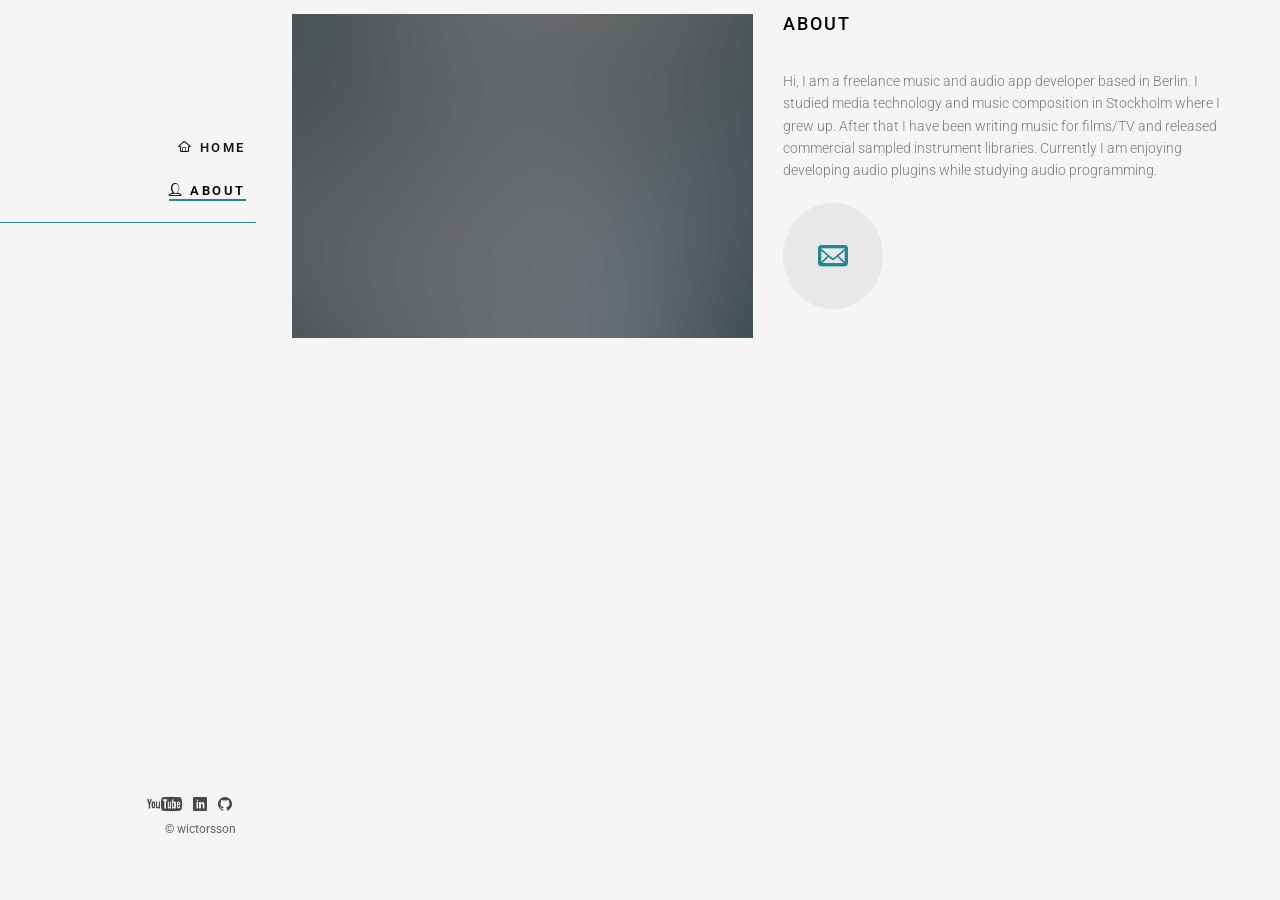
<file: about.html>
<!DOCTYPE html>
<!--[if lt IE 7]>      <html class="no-js lt-ie9 lt-ie8 lt-ie7"> <![endif]-->
<!--[if IE 7]>         <html class="no-js lt-ie9 lt-ie8"> <![endif]-->
<!--[if IE 8]>         <html class="no-js lt-ie9"> <![endif]-->
<!--[if gt IE 8]><!--> <html class="no-js"> <!--<![endif]-->
	<head>
	<meta charset="utf-8">
	<meta http-equiv="X-UA-Compatible" content="IE=edge">
	<meta name="viewport" content="width=device-width, initial-scale=1">
	<meta name="description" content="" />
	<meta name="keywords" content=""" />
	<meta name="author" content="" />

  	

	<!-- Place favicon.ico and apple-touch-icon.png in the root directory -->
	<link rel="shortcut icon" href="favicon.ico">

	<link href="https://fonts.googleapis.com/css?family=Roboto:100,300,400,500,700" rel="stylesheet">
	
	<!-- Animate.css -->
	<link rel="stylesheet" href="css/animate.css">
	<!-- Icomoon Icon Fonts-->
	<link rel="stylesheet" href="css/icomoon.css">
	<!-- Bootstrap  -->
	<link rel="stylesheet" href="css/bootstrap.css">
	<!-- Flexslider  -->
	<link rel="stylesheet" href="css/flexslider.css">
	<!-- Theme style  -->
	<link rel="stylesheet" href="css/style.css">

	<!-- Modernizr JS -->
	<script src="js/modernizr-2.6.2.min.js"></script>
	<!-- FOR IE9 below -->
	<!--[if lt IE 9]>
	<script src="js/respond.min.js"></script>
	<![endif]-->

	</head>
	<body>

		
	<div id="fh5co-page">
		<a href="#" class="js-fh5co-nav-toggle fh5co-nav-toggle"><i></i></a>
		<aside id="fh5co-aside" role="complementary" class="border js-fullheight">

			<h1 id="fh5co-logo"><a href="/"></a></h1>
			<nav id="fh5co-main-menu" role="navigation">
				<ul>
					<li><a href="/"><i class="icon-home-outline"></i> Home</a></li>
					
				
					<li class="fh5co-active"><a href="about.html"><i class="icon-user2"></i> About</a></li>
					<div>			
						<hr width="100%" style="border-color: #228896">
					</div>
				</ul>
			</nav>

			<div class="fh5co-footer">
				<ul>
					<li><a href="https://www.youtube.com/channel/UC0B49bRfCPXUghQ-4yizxEA" target="_blank" ><i class="icon-youtube2"></i></a></li>
					<li><a href="https://www.linkedin.com/in/fredrik-wictorsson-276ab2180/" target="_blank" ><i class="icon-linkedin2"></i></a></li>
					<li><a href="https://github.com/wictorsson" target="_blank" ><i class="icon-github"></i></a></li>
					<p><small>&copy; wictorsson</span>  </a></span></small></p>
				</ul>
			</div>

		</aside>

		<div id="fh5co-main">
			<div class="fh5co-narrow-content">
				<div class="row row-bottom-padded-md">
					<div class="col-md-6 animate-box" data-animate-effect="fadeInLeft">
						<img class="img-responsive" src="images/img_bg_1.jpg" alt="Free HTML5 Bootstrap Template by FreeHTML5.co">
					</div>
					<div class="col-md-6 animate-box" data-animate-effect="fadeInLeft">
						<h2 class="fh5co-heading">About</h2>
						<p>Hi, I am a freelance music and audio app developer based in Berlin. 
							I studied media technology and music composition in Stockholm where I grew up. After that
						I have been writing music for films/TV and released commercial sampled instrument libraries. Currently 
						I am enjoying developing audio plugins while studying audio programming.</p>
						<p></p>

						
					</div>
					<div class="col-md-4">
						<div class="fh5co-feature fh5co-feature-sm animate-box" data-animate-effect="fadeInLeft">
							<div class="fh5co-icon">
								<a href="mailto:wictorsson@gmail.com">
								<i class="icon-mail"></i>
							</a>
							</div>
						</div>
					</div>
				</div>		
			</div>				
		</div>


	

	<!-- jQuery -->
	<script src="js/jquery.min.js"></script>
	<!-- jQuery Easing -->
	<script src="js/jquery.easing.1.3.js"></script>
	<!-- Bootstrap -->
	<script src="js/bootstrap.min.js"></script>
	<!-- Waypoints -->
	<script src="js/jquery.waypoints.min.js"></script>
	<!-- Flexslider -->
	<script src="js/jquery.flexslider-min.js"></script>
	
	
	<!-- MAIN JS -->
	<script src="js/main.js"></script>

	</body>
</html>
</file>
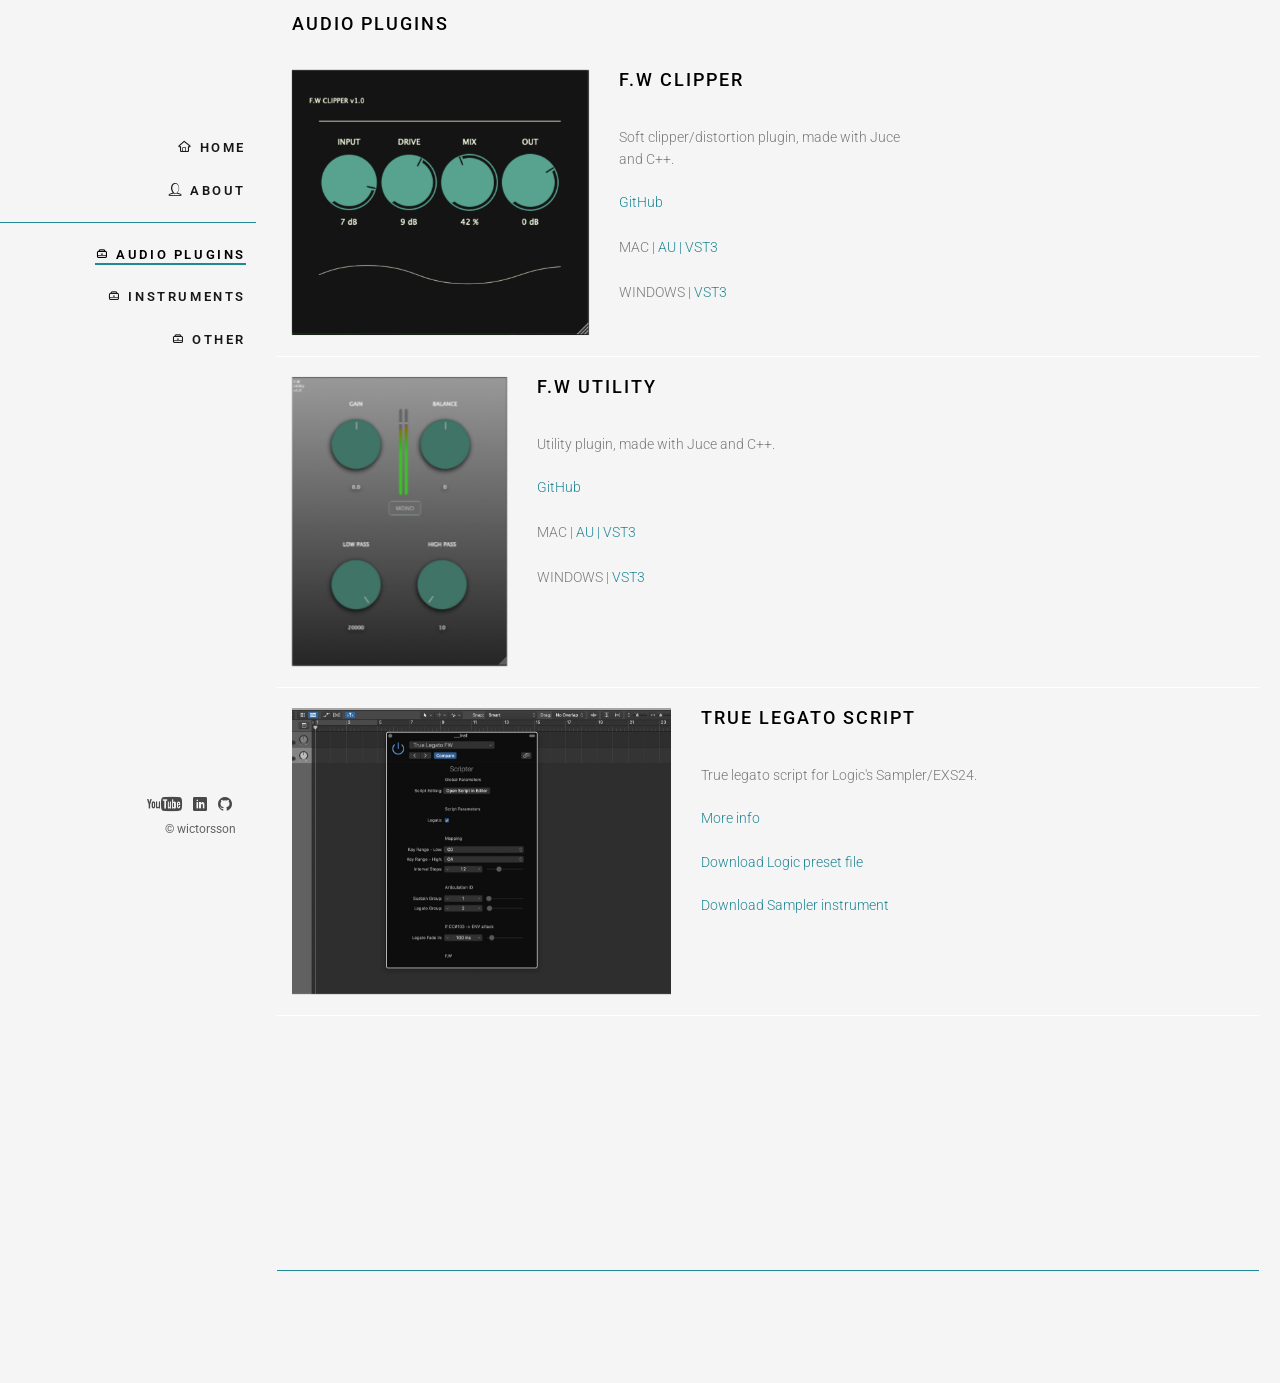
<file: audioplugins.html>
<!DOCTYPE html>
<!--[if lt IE 7]>      <html class="no-js lt-ie9 lt-ie8 lt-ie7"> <![endif]-->
<!--[if IE 7]>         <html class="no-js lt-ie9 lt-ie8"> <![endif]-->
<!--[if IE 8]>         <html class="no-js lt-ie9"> <![endif]-->
<!--[if gt IE 8]><!-->
<html class="no-js">
<!--<![endif]-->

<head>
    <meta charset="utf-8">
    <meta http-equiv="X-UA-Compatible" content="IE=edge">
    <meta name="viewport" content="width=device-width, initial-scale=1">
    <meta name="description" content="" />
    <meta name="keywords" content="" />
    <meta name="author" content="" />

    <!-- 
	//////////////////////////////////////////////////////

	//////////////////////////////////////////////////////
	-->

    <!-- Facebook and Twitter integration -->
    <meta property="og:title" content="" />
    <meta property="og:image" content="" />
    <meta property="og:url" content="" />
    <meta property="og:site_name" content="" />
    <meta property="og:description" content="" />
    <meta name="twitter:title" content="" />
    <meta name="twitter:image" content="" />
    <meta name="twitter:url" content="" />
    <meta name="twitter:card" content="" />

    <!-- Place favicon.ico and apple-touch-icon.png in the root directory -->
    <link rel="shortcut icon" href="favicon.ico">

    <link href="https://fonts.googleapis.com/css?family=Roboto:100,300,400,500,700" rel="stylesheet">

    <!-- Animate.css -->
    <link rel="stylesheet" href="css/animate.css">
    <!-- Icomoon Icon Fonts-->
    <link rel="stylesheet" href="css/icomoon.css">
    <!-- Bootstrap  -->
    <link rel="stylesheet" href="css/bootstrap.css">
    <!-- Flexslider  -->
    <link rel="stylesheet" href="css/flexslider.css">
    <!-- Theme style  -->
    <link rel="stylesheet" href="css/style.css">

    <!-- Modernizr JS -->
    <script src="js/modernizr-2.6.2.min.js"></script>
    <!-- FOR IE9 below -->
    <!--[if lt IE 9]>
	<script src="js/respond.min.js"></script>
	<![endif]-->

</head>

<body>
    <div id="fh5co-page">
        <a href="#" class="js-fh5co-nav-toggle fh5co-nav-toggle"><i></i></a>
        <aside id="fh5co-aside" role="complementary" class="border js-fullheight">

            <h1 id="fh5co-logo">
                <a href="/"></a>
            </h1>

            <nav id="fh5co-main-menu" role="navigation">
                <ul>
                    <li><a href="/"><i class="icon-home-outline"></i> Home</a></li>
                   
                    <li><a href="about.html"><i class="icon-user2"></i> About</a></li>
                    <div>
                        <hr width="100%" style="border-color: #228896">
                    </div>
                    <li class="fh5co-active"><a href="audioplugins.html"><i class="icon-briefcase"></i> Audio Plugins</a></li>

                    <li><a href="kontakt.html"><i class="icon-briefcase"></i> Instruments</a></li>
                    <li><a href="other.html"><i class="icon-briefcase"></i> Other</a></li>
                </ul>
            </nav>
            <div class="fh5co-footer">
                <ul>

                    <li><a href="https://www.youtube.com/channel/UC0B49bRfCPXUghQ-4yizxEA" target="_blank"><i class="icon-youtube2"></i></a></li>
                    <li><a href="https://www.linkedin.com/in/fredrik-wictorsson-276ab2180/" target="_blank"><i class="icon-linkedin2"></i></a></li>
                    <li><a href="https://github.com/wictorsson"><i class="icon-github" target="_blank" ></i></a></li>
                    <p><small>&copy; wictorsson</span>  </a></span></small></p>
                </ul>
            </div>

        </aside>

        <div id="fh5co-main">
            <div class="fh5co-narrow-content">
                <h2 class="fh5co-heading animate-box" data-animate-effect="fadeInLeft">Audio Plugins</h2>
                <div class="row row-bottom-padded-md">
                    <div class="col-md-4 animate-box" data-animate-effect="fadeInLeft">
                        <img class="img-responsive" src="images/img-7.jpg">
                        <p></p>
                    </div>
                    <div class="col-md-4 animate-box" data-animate-effect="fadeInLeft">
                        <h2 class="fh5co-heading">F.W Clipper</h2>
                        <p>Soft clipper/distortion plugin, made with Juce and C++.</p>
                        <a href="https://github.com/wictorsson/dist0322.git" target="_blank" enter>
									GitHub
						</a>
                        <br></br> MAC |
                        <a href="https://www.dropbox.com/s/uzy2wqv0afx8trq/FWClipper.component.zip?dl=1" download>
									AU |
						</a>

                        <a href="https://www.dropbox.com/s/dhs399a5w3pfydh/FWClipper.vst3.zip?dl=1" download>
                            VST3 
                        </a>

                        <br></br> WINDOWS |

                        <a href="https://www.dropbox.com/s/u092mnrx1hapnty/FWclipperWIN.zip?dl=1" download>
                                VST3 
                            </a>

                    </div>
                    <div>

                        <hr width="100%" style="border-color: #ffffff">
                    </div>

                    <div class="col-md-3 animate-box" data-animate-effect="fadeInLeft">
                        <img class="img-responsive" src="images/img-9.jpg">
                        <p></p>
                    </div>
                    <div class="col-md-5 animate-box" data-animate-effect="fadeInLeft">
                        <h2 class="fh5co-heading">F.W Utility</h2>
                        <p>Utility plugin, made with Juce and C++.</p>
                        <a href="https://github.com/wictorsson/utilityplugin.git" target="_blank" enter>
									GitHub
						</a>
                        <br></br> MAC |
                        <a href="https://www.dropbox.com/s/su71u0s3ao6o0dk/FWUtility.component.zip?dl=1" download>
									AU |
						</a>

                        <a href="https://www.dropbox.com/s/brp5j0xds4e1vqc/FWUtility.vst3.zip?dl=1" download>
                            VST3 
                        </a>

                        <br></br> WINDOWS |

                        <a href="https://www.dropbox.com/s/xczurbfxov1cgdt/UtilityPlugin.zip?dl=1" download>
                                VST3 
                            </a>

                    </div>
                    <div>

                        <hr width="100%" style="border-color: #ffffff">
                    </div>
                    <div class="col-md-5 animate-box" data-animate-effect="fadeInLeft">
                        <img class="img-responsive" src="images/img-8.jpg">
                        <p></p>

                    </div>

                    <div class="col-md-7 animate-box" data-animate-effect="fadeInLeft">
                        <h2 class="fh5co-heading">True Legato Script</h2>
                        <p>True legato script for Logic's Sampler/EXS24. </p>
                        <a href="https://vi-control.net/community/threads/sampler-exs-true-legato-demo.119600/" target="_blank" download>
									More info
								  </a>
                        <p></p>
                        <a href="https://www.dropbox.com/s/45qk85owvvr2q0l/SCRIPTER%20PRESET%20FILE.zip?dl=1" download>
									Download Logic preset file
								  </a>
                        <p></p>
                        <a href="https://www.dropbox.com/s/nq5sbel8sjjadw7/SAMPLER%20VCL%20DEMO%20TL%20INSTRUMENT.zip?dl=1" download>
									Download Sampler instrument
								  </a>
                    </div>
                    <div>
                        <hr width="100%" style="border-color: #ffffff">
                    </div>


                    <div class="col-md-5 animate-box" data-animate-effect="fadeInLeft">

                        <div class="video-container">
                            <iframe src="https://www.youtube.com/embed/hOFNfmt70gs" frameborder="0" allow="accelerometer; autoplay; encrypted-media; gyroscope; picture-in-picture" allowfullscreen></iframe>
                        </div>


                        <p></p>
                    </div>
                    <div>
                        <hr width="100%" style="border-color: #228896">
                    </div>
                    <p></p>
                    <div class="col-md-5 animate-box" data-animate-effect="fadeInLeft">
                        <p></p>
                    </div>
                   
                </div>
            </div>
        </div>
    </div>

    <!-- jQuery -->
    <script src="js/jquery.min.js"></script>
    <!-- jQuery Easing -->
    <script src="js/jquery.easing.1.3.js"></script>
    <!-- Bootstrap -->
    <script src="js/bootstrap.min.js"></script>
    <!-- Waypoints -->
    <script src="js/jquery.waypoints.min.js"></script>
    <!-- Flexslider -->
    <script src="js/jquery.flexslider-min.js"></script>
    <!-- MAIN JS -->
    <script src="js/main.js"></script>

</body>

</html>
</file>
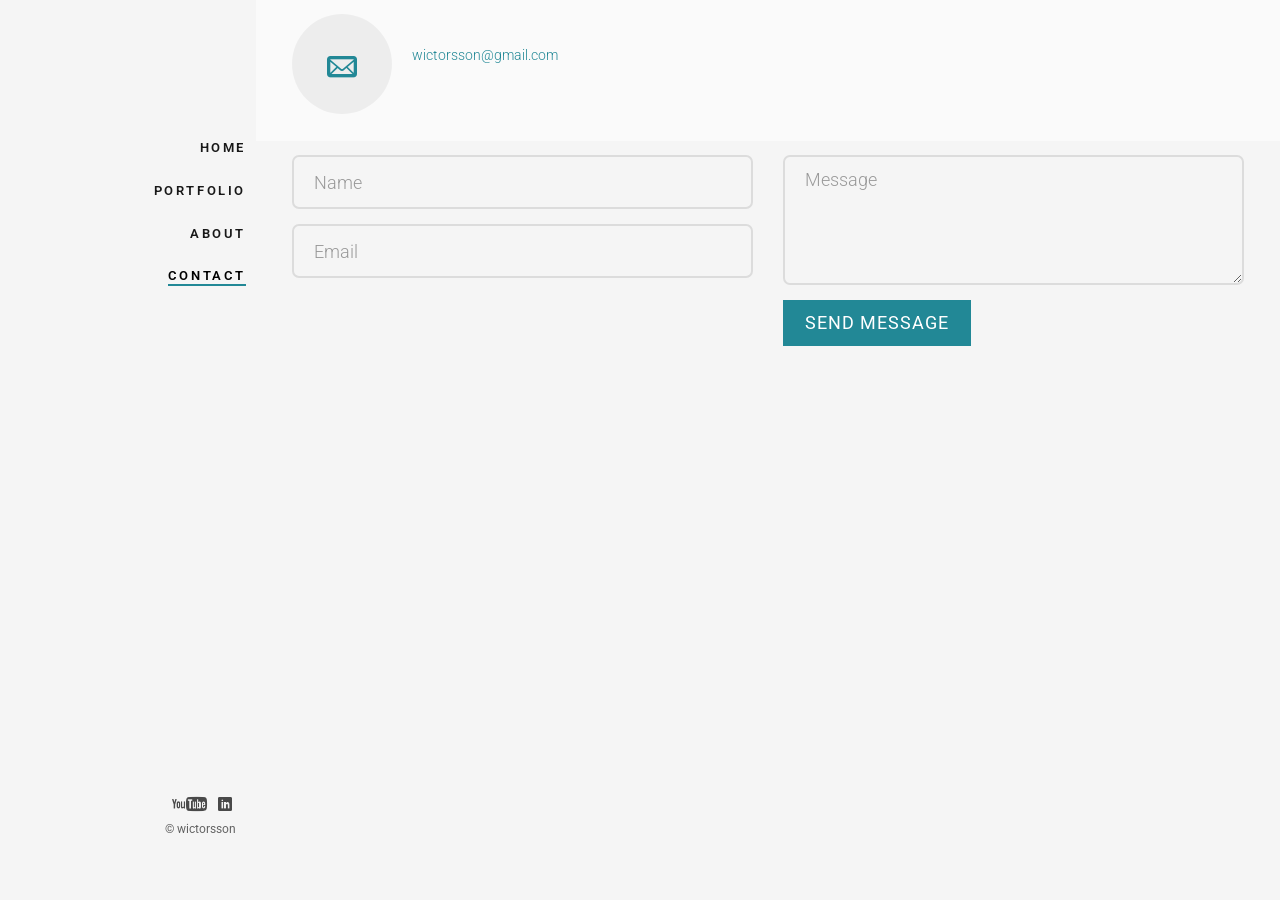
<file: contact.html>
<!DOCTYPE html>
<!--[if lt IE 7]>      <html class="no-js lt-ie9 lt-ie8 lt-ie7"> <![endif]-->
<!--[if IE 7]>         <html class="no-js lt-ie9 lt-ie8"> <![endif]-->
<!--[if IE 8]>         <html class="no-js lt-ie9"> <![endif]-->
<!--[if gt IE 8]><!--> <html class="no-js"> <!--<![endif]-->
	<head>
	<meta charset="utf-8">
	<meta http-equiv="X-UA-Compatible" content="IE=edge">
	
	<meta name="viewport" content="width=device-width, initial-scale=1">
	<meta name="description" content=""" />
	<meta name="keywords" content="" />
	<meta name="author" content="" />

  	

	<!-- Place favicon.ico and apple-touch-icon.png in the root directory -->
	<link rel="shortcut icon" href="favicon.ico">

	<link href="https://fonts.googleapis.com/css?family=Roboto:100,300,400,500,700" rel="stylesheet">
	
	<!-- Animate.css -->
	<link rel="stylesheet" href="css/animate.css">
	<!-- Icomoon Icon Fonts-->
	<link rel="stylesheet" href="css/icomoon.css">
	<!-- Bootstrap  -->
	<link rel="stylesheet" href="css/bootstrap.css">
	<!-- Flexslider  -->
	<link rel="stylesheet" href="css/flexslider.css">
	<!-- Theme style  -->
	<link rel="stylesheet" href="css/style.css">

	<!-- Modernizr JS -->
	<script src="js/modernizr-2.6.2.min.js"></script>
	<!-- FOR IE9 below -->
	<!--[if lt IE 9]>
	<script src="js/respond.min.js"></script>
	<![endif]-->

	</head>
	<body>
	<div id="fh5co-page">
		<a href="#" class="js-fh5co-nav-toggle fh5co-nav-toggle"><i></i></a>
		<aside id="fh5co-aside" role="complementary" class="border js-fullheight">

			<h1 id="fh5co-logo"><a href="index.html"></a></h1>
			<nav id="fh5co-main-menu" role="navigation">
				<ul>
					<li><a href="index.html">Home</a></li>
					
					<li><a href="portfolio.html">Portfolio</a></li>
					<li><a href="about.html">About</a></li>
					<li class="fh5co-active"><a href="contact.html">Contact</a></li>
				</ul>
			</nav>

			<div class="fh5co-footer">
				<ul>
					<li><a href="#"><i class="icon-youtube2"></i></a></li>
					<li><a href="#"><i class="icon-linkedin2"></i></a></li>
					<p><small>&copy; wictorsson</span>  </a></span></small></p>
				</ul>
			</div>

		</aside>

		<div id="fh5co-main">
			<div class="fh5co-more-contact">
				<div class="fh5co-narrow-content">
					<div class="row">
						<div class="col-md-4">
							<div class="fh5co-feature fh5co-feature-sm animate-box" data-animate-effect="fadeInLeft">
								<div class="fh5co-icon">
									<i class="icon-mail"></i>
								</div>
								<div class="fh5co-text">
									<p><a href="#">wictorsson@gmail.com</a></p>
								</div>
							</div>
						</div>
						<div class="col-md-4">
							<div class="fh5co-feature fh5co-feature-sm animate-box" data-animate-effect="fadeInLeft">
								
								
							</div>
						</div>
						<div class="col-md-4">
							<div class="fh5co-feature fh5co-feature-sm animate-box" data-animate-effect="fadeInLeft">
								
								
							</div>
						</div>
					</div>
				</div>
			</div>
			<div class="fh5co-narrow-content animate-box" data-animate-effect="fadeInLeft">
				
				
				<form action="">
					<div class="row">
						<div class="col-md-12">
							<div class="row">
								<div class="col-md-6">
									<div class="form-group">
										<input type="text" class="form-control" placeholder="Name">
									</div>
									<div class="form-group">
										<input type="text" class="form-control" placeholder="Email">
									</div>
									
								</div>
								<div class="col-md-6">
									<div class="form-group">
										<textarea name="" id="message" cols="30" rows="7" class="form-control" placeholder="Message"></textarea>
									</div>
									<div class="form-group">
										<input type="submit" class="btn btn-primary btn-md" value="Send Message">
									</div>
								</div>
								
							</div>
						</div>
						
					</div>
				</form>
			</div>
				
		</div>
	</div>

	<!-- jQuery -->
	<script src="js/jquery.min.js"></script>
	<!-- jQuery Easing -->
	<script src="js/jquery.easing.1.3.js"></script>
	<!-- Bootstrap -->
	<script src="js/bootstrap.min.js"></script>
	<!-- Waypoints -->
	<script src="js/jquery.waypoints.min.js"></script>
	<!-- Flexslider -->
	<script src="js/jquery.flexslider-min.js"></script>
	<!-- Google Map -->
	
	
	
	<!-- MAIN JS -->
	<script src="js/main.js"></script>

	</body>
</html>
</file>
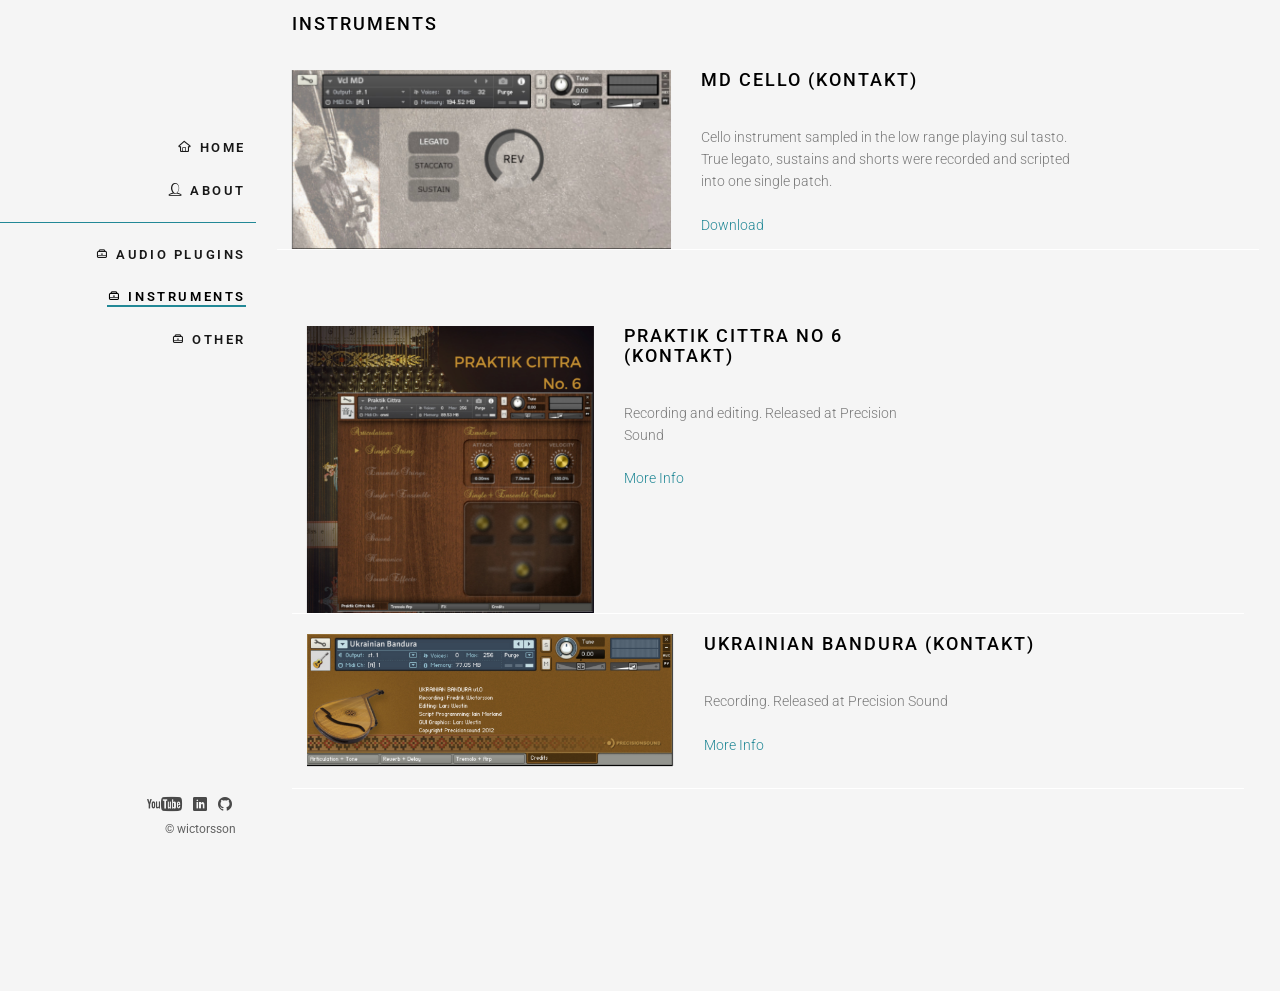
<file: kontakt.html>
<!DOCTYPE html>
<!--[if lt IE 7]>      <html class="no-js lt-ie9 lt-ie8 lt-ie7"> <![endif]-->
<!--[if IE 7]>         <html class="no-js lt-ie9 lt-ie8"> <![endif]-->
<!--[if IE 8]>         <html class="no-js lt-ie9"> <![endif]-->
<!--[if gt IE 8]><!-->
<html class="no-js">
<!--<![endif]-->

<head>
    <meta charset="utf-8">
    <meta http-equiv="X-UA-Compatible" content="IE=edge">

    <meta name="viewport" content="width=device-width, initial-scale=1">
    <meta name="description" content="" />
    <meta name="keywords" content="" />
    <meta name="author" content="" />

    <!-- 
	//////////////////////////////////////////////////////

	//////////////////////////////////////////////////////
	-->

    <!-- Facebook and Twitter integration -->
    <meta property="og:title" content="" />
    <meta property="og:image" content="" />
    <meta property="og:url" content="" />
    <meta property="og:site_name" content="" />
    <meta property="og:description" content="" />
    <meta name="twitter:title" content="" />
    <meta name="twitter:image" content="" />
    <meta name="twitter:url" content="" />
    <meta name="twitter:card" content="" />

    <!-- Place favicon.ico and apple-touch-icon.png in the root directory -->
    <link rel="shortcut icon" href="favicon.ico">

    <link href="https://fonts.googleapis.com/css?family=Roboto:100,300,400,500,700" rel="stylesheet">

    <!-- Animate.css -->
    <link rel="stylesheet" href="css/animate.css">
    <!-- Icomoon Icon Fonts-->
    <link rel="stylesheet" href="css/icomoon.css">
    <!-- Bootstrap  -->
    <link rel="stylesheet" href="css/bootstrap.css">
    <!-- Flexslider  -->
    <link rel="stylesheet" href="css/flexslider.css">
    <!-- Theme style  -->
    <link rel="stylesheet" href="css/style.css">

    <!-- Modernizr JS -->
    <script src="js/modernizr-2.6.2.min.js"></script>
    <!-- FOR IE9 below -->
    <!--[if lt IE 9]>
	<script src="js/respond.min.js"></script>
	<![endif]-->

</head>

<body>
    <div id="fh5co-page">
        <a href="#" class="js-fh5co-nav-toggle fh5co-nav-toggle"><i></i></a>
        <aside id="fh5co-aside" role="complementary" class="border js-fullheight">

            <h1 id="fh5co-logo">
                <a href="/"></a>
            </h1>

            <nav id="fh5co-main-menu" role="navigation">
                <ul>
                    <li><a href="/"><i class="icon-home-outline"></i> Home</a></li>
                    
                    <li><a href="about.html"><i class="icon-user2"></i> About</a></li>
                    <div>
                        <hr width="100%" style="border-color: #228896">
                    </div>
                    <li><a href="audioplugins.html"><i class="icon-briefcase"></i> Audio Plugins</a></li>
                    
                    <li class="fh5co-active"><a href="kontakt.html"><i class="icon-briefcase"></i> Instruments</a></li>
                    <li><a href="other.html"><i class="icon-briefcase"></i> Other</a></li>



                </ul>


            </nav>

            <div class="fh5co-footer">
                <ul>

                    <li><a href="https://www.youtube.com/channel/UC0B49bRfCPXUghQ-4yizxEA" target="_blank"><i class="icon-youtube2"></i></a></li>
                    <li><a href="https://www.linkedin.com/in/fredrik-wictorsson-276ab2180/" target="_blank"><i class="icon-linkedin2"></i></a></li>
                    <li><a href="https://github.com/wictorsson" target="_blank"><i class="icon-github"></i></a></li>
                    <p><small>&copy; wictorsson</span>  </a></span></small></p>
                </ul>
            </div>

        </aside>

        <div id="fh5co-main">
            <div class="fh5co-narrow-content">
                <h2 class="fh5co-heading animate-box" data-animate-effect="fadeInLeft">Instruments</h2>
                <div class="row row-bottom-padded-md">
                    <div class="col-md-5 animate-box" data-animate-effect="fadeInLeft">
                        <img class="img-responsive" src="images/kontaktmd.jpg">
                    </div>
                    <div class="col-md-5 animate-box" data-animate-effect="fadeInLeft">
                        <h2 class="fh5co-heading">MD Cello (Kontakt)</h2>
                        <p>Cello instrument sampled in the low range playing sul tasto. True legato, sustains and shorts were recorded and scripted into one single patch.</p>

                        <a href="https://www.dropbox.com/s/t33je5e44hh1ex5/Vcl%20MD%20Kontakt%20Instrument.zip?dl=1" download>
									Download
								  </a>

                    </div>
                    <p></p>
                    <div>
                        <hr width="100%" style="border-color: #ffffff">
                    </div>


                </div>

                <div class="col-md-4 animate-box" data-animate-effect="fadeInLeft">
                    <img class="img-responsive" src="images/praktikcittra.jpg">
                </div>
                <div class="col-md-4 animate-box" data-animate-effect="fadeInLeft">
                    <h2 class="fh5co-heading">Praktik Cittra No 6 (Kontakt)</h2>
                    <p>Recording and editing. Released at Precision Sound</p>

                    <a href="https://store.precisionsound.net/shop/praktik-cittra-no-6/" moreinfo, target="_blank" rel="noopener noreferrer">
									More Info
								  </a>

                </div>
                <p></p>
                <div>
                    <hr width="100%" style="border-color: #ffffff">
                </div>

                <div class="col-md-5 animate-box" data-animate-effect="fadeInLeft">
                    <img class="img-responsive" src="images/bandura.jpg">
                    <p></p>


                </div>
                <div class="col-md-5 animate-box" data-animate-effect="fadeInLeft">
                    <h2 class="fh5co-heading">Ukrainian Bandura (Kontakt)</h2>
                    <p>Recording. Released at Precision Sound</p>

                    <a href="https://store.precisionsound.net/shop/ukrainian-bandura/" moreinfo, target="_blank" rel="noopener noreferrer">
									More Info
								  </a>
                </div>
                <p></p>
                <hr width="100%" style="border-color: #ffffff">
                <div>

                    <div class="col-md-4 animate-box" data-animate-effect="fadeInLeft">

                        <div class="video-container">
                            <iframe src="https://www.youtube.com/embed/5a2OxN4Cn-s?start=86" frameborder="0" allow="accelerometer; autoplay; encrypted-media; gyroscope; picture-in-picture" allowfullscreen></iframe>
                        </div>
                        <p></p>

                    </div>

                </div>
            </div>
        </div>


    </div>
    </div>

    <!-- jQuery -->
    <script src="js/jquery.min.js"></script>
    <!-- jQuery Easing -->
    <script src="js/jquery.easing.1.3.js"></script>
    <!-- Bootstrap -->
    <script src="js/bootstrap.min.js"></script>
    <!-- Waypoints -->
    <script src="js/jquery.waypoints.min.js"></script>
    <!-- Flexslider -->
    <script src="js/jquery.flexslider-min.js"></script>


    <!-- MAIN JS -->
    <script src="js/main.js"></script>

</body>

</html>
</file>
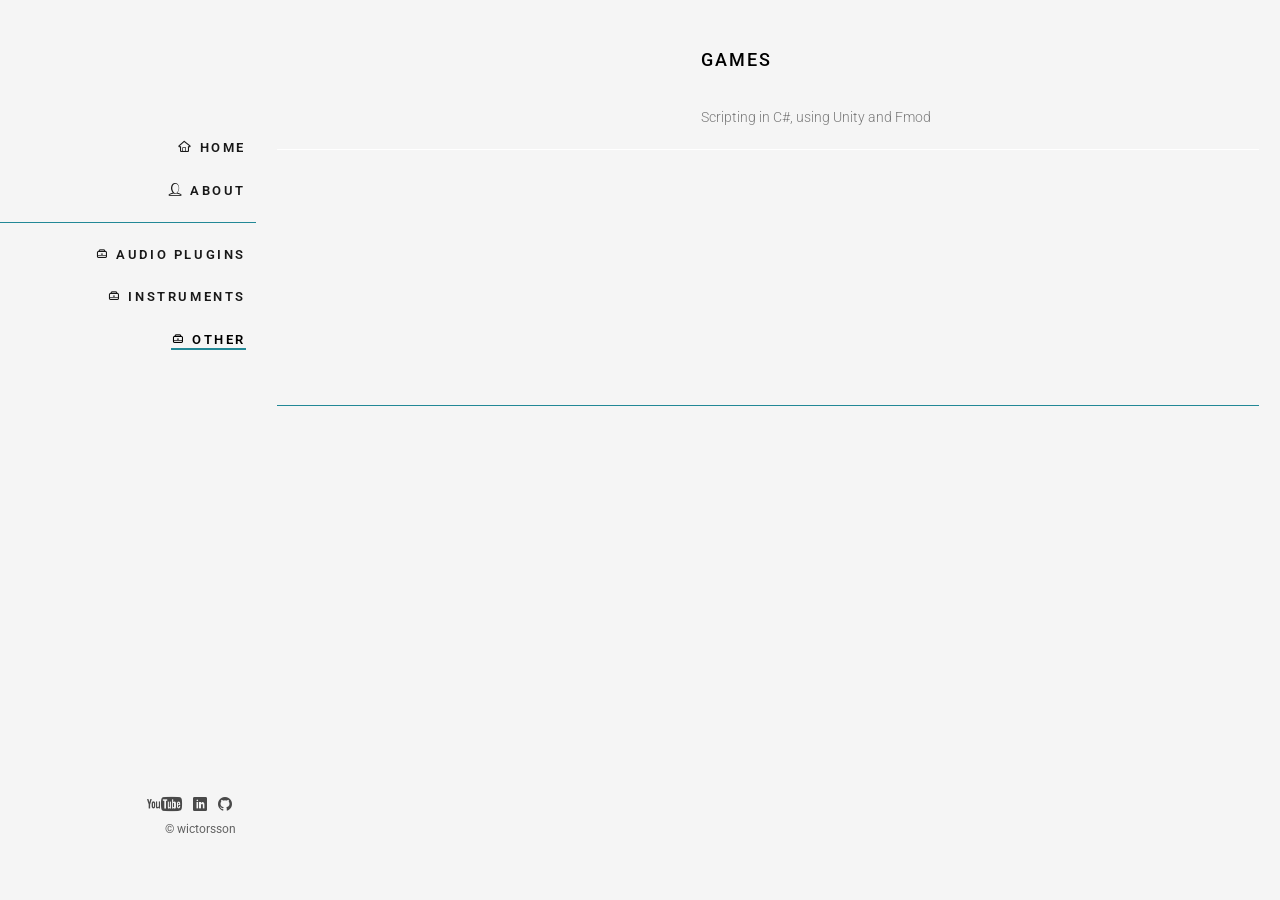
<file: other.html>
<!DOCTYPE html>
<!--[if lt IE 7]>      <html class="no-js lt-ie9 lt-ie8 lt-ie7"> <![endif]-->
<!--[if IE 7]>         <html class="no-js lt-ie9 lt-ie8"> <![endif]-->
<!--[if IE 8]>         <html class="no-js lt-ie9"> <![endif]-->
<!--[if gt IE 8]><!--> <html class="no-js"> <!--<![endif]-->
	<head>
	<meta charset="utf-8">
	<meta http-equiv="X-UA-Compatible" content="IE=edge">
	
	<meta name="viewport" content="width=device-width, initial-scale=1">
	<meta name="description" content="" />
	<meta name="keywords" content="" />
	<meta name="author" content="" />

  	<!-- 
	//////////////////////////////////////////////////////

	//////////////////////////////////////////////////////
	-->

  	<!-- Facebook and Twitter integration -->
	<meta property="og:title" content=""/>
	<meta property="og:image" content=""/>
	<meta property="og:url" content=""/>
	<meta property="og:site_name" content=""/>
	<meta property="og:description" content=""/>
	<meta name="twitter:title" content="" />
	<meta name="twitter:image" content="" />
	<meta name="twitter:url" content="" />
	<meta name="twitter:card" content="" />

	<!-- Place favicon.ico and apple-touch-icon.png in the root directory -->
	<link rel="shortcut icon" href="favicon.ico">

	<link href="https://fonts.googleapis.com/css?family=Roboto:100,300,400,500,700" rel="stylesheet">
	
	<!-- Animate.css -->
	<link rel="stylesheet" href="css/animate.css">
	<!-- Icomoon Icon Fonts-->
	<link rel="stylesheet" href="css/icomoon.css">
	<!-- Bootstrap  -->
	<link rel="stylesheet" href="css/bootstrap.css">
	<!-- Flexslider  -->
	<link rel="stylesheet" href="css/flexslider.css">
	<!-- Theme style  -->
	<link rel="stylesheet" href="css/style.css">

	<!-- Modernizr JS -->
	<script src="js/modernizr-2.6.2.min.js"></script>
	<!-- FOR IE9 below -->
	<!--[if lt IE 9]>
	<script src="js/respond.min.js"></script>
	<![endif]-->

	</head>
	<body>
	<div id="fh5co-page">
		<a href="#" class="js-fh5co-nav-toggle fh5co-nav-toggle"><i></i></a>
		<aside id="fh5co-aside" role="complementary" class="border js-fullheight">

			<h1 id="fh5co-logo"><a href="/"></a></h1>
			
			<nav id="fh5co-main-menu" role="navigation">
				<ul>
					<li><a href="/"><i class="icon-home-outline"></i> Home</a></li>
			
					<li><a href="about.html"><i class="icon-user2"></i> About</a></li>
					<div>			
						<hr width="100%" style="border-color: #228896">
					</div>
					<li><a href="audioplugins.html"><i class="icon-briefcase"></i> Audio Plugins</a></li>
					
					
					<li><a href="kontakt.html"><i class="icon-briefcase"></i> Instruments</a></li>
					<li class="fh5co-active"><a href="other.html"><i class="icon-briefcase"></i> Other</a></li>
					
					
					
					
				</ul>

				
			</nav>

			<div class="fh5co-footer">
				<ul>
					
					<li><a href="https://www.youtube.com/channel/UC0B49bRfCPXUghQ-4yizxEA" target="_blank" ><i class="icon-youtube2"></i></a></li>
					<li><a href="https://www.linkedin.com/in/fredrik-wictorsson-276ab2180/" target="_blank" ><i class="icon-linkedin2"></i></a></li>
					<li><a href="https://github.com/wictorsson" target="_blank" ><i class="icon-github"></i></a></li>
					<p><small>&copy; wictorsson</span>  </a></span></small></p>
				</ul>
			</div>

		</aside>

		<div id="fh5co-main">
			<div class="fh5co-narrow-content">
				<h2 class="fh5co-heading animate-box" data-animate-effect="fadeInLeft"></h2>
						<div class="row row-bottom-padded-md">
							<div class="col-md-5 animate" data-animate-effect="fadeInLeft">
								
								<p></p>

							</div>
							<div class="col-md-7 animate-box" data-animate-effect="fadeInLeft">
								<h2 class="fh5co-heading">GAMES</h2>
								<p>Scripting in C#, using Unity and Fmod </p>
								
							</div>
							<div>			
								<hr width="100%" style="border-color: #ffffff">
							</div>
						

						<div class="col-md-5 animate-box" data-animate-effect="fadeInLeft">
								
							<div class="video-container">
								<iframe width="560" height="315" src="https://www.youtube.com/embed/qZfVPX2renE" title="YouTube video player" frameborder="0" allow="accelerometer; autoplay; clipboard-write; encrypted-media; gyroscope; picture-in-picture" allowfullscreen></iframe>							</div>
							
							
							<p></p>
						</div>
						<div>			
							<hr width="100%" style="border-color: #228896">
						</div>
			</div>
		
		
			
		</div>
	</div>

	<!-- jQuery -->
	<script src="js/jquery.min.js"></script>
	<!-- jQuery Easing -->
	<script src="js/jquery.easing.1.3.js"></script>
	<!-- Bootstrap -->
	<script src="js/bootstrap.min.js"></script>
	<!-- Waypoints -->
	<script src="js/jquery.waypoints.min.js"></script>
	<!-- Flexslider -->
	<script src="js/jquery.flexslider-min.js"></script>
	
	
	<!-- MAIN JS -->
	<script src="js/main.js"></script>

	</body>
</html>
</file>
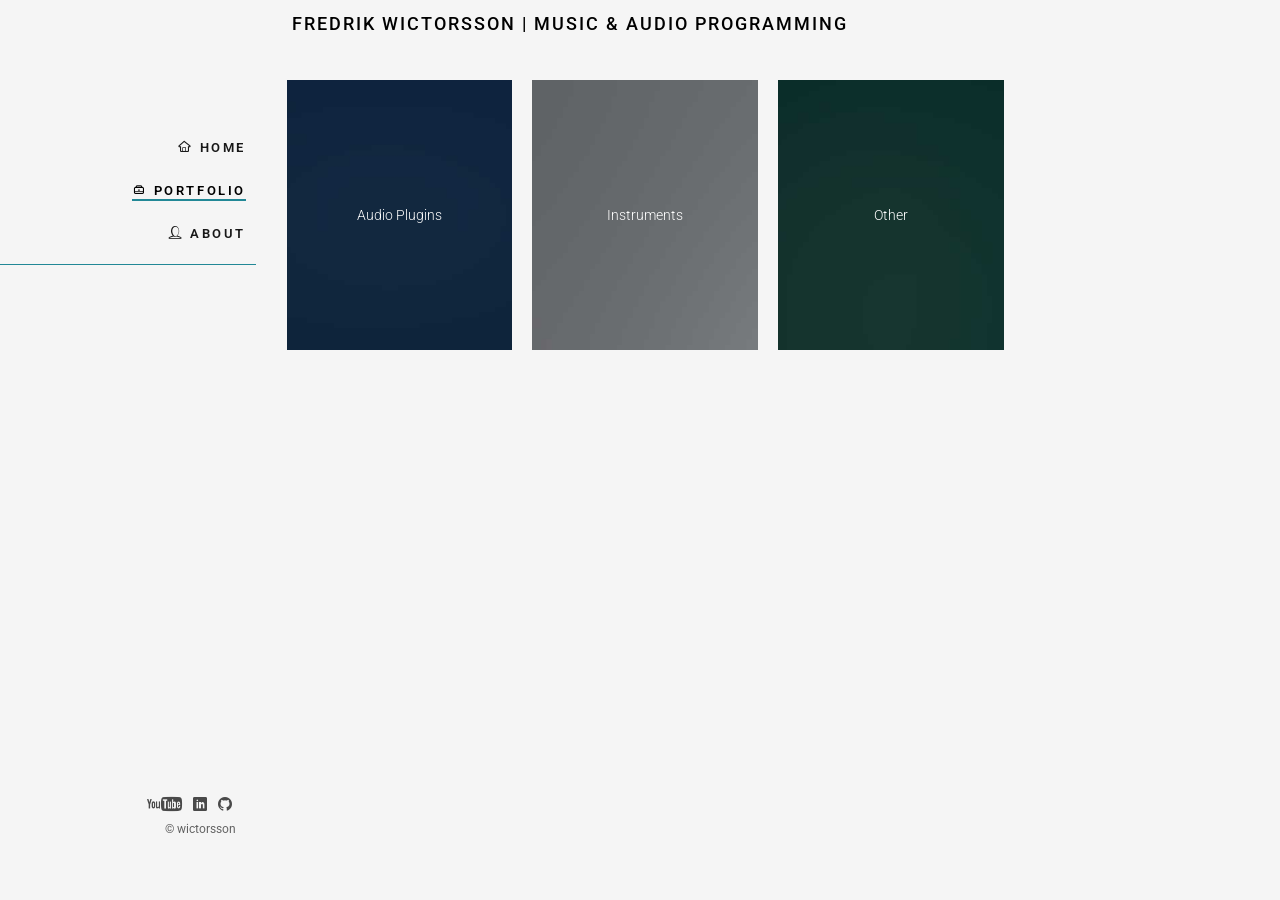
<file: portfolio.html>
<!DOCTYPE html>
<!--[if lt IE 7]>      <html class="no-js lt-ie9 lt-ie8 lt-ie7"> <![endif]-->
<!--[if IE 7]>         <html class="no-js lt-ie9 lt-ie8"> <![endif]-->
<!--[if IE 8]>         <html class="no-js lt-ie9"> <![endif]-->
<!--[if gt IE 8]><!-->
<html class="no-js">
<!--<![endif]-->

<head>
    <meta charset="utf-8">
    <meta http-equiv="X-UA-Compatible" content="IE=edge">

    <meta name="viewport" content="width=device-width, initial-scale=1">
    <meta name="description" content="" />
    <meta name="keywords" content="" />
    <meta name="author" content="" />


    <!-- Place favicon.ico and apple-touch-icon.png in the root directory -->
    <link rel="shortcut icon" href="favicon.ico">

    <link href="https://fonts.googleapis.com/css?family=Roboto:100,300,400,500,700" rel="stylesheet">

    <!-- Animate.css -->
    <link rel="stylesheet" href="css/animate.css">
    <!-- Icomoon Icon Fonts-->
    <link rel="stylesheet" href="css/icomoon.css">
    <!-- Bootstrap  -->
    <link rel="stylesheet" href="css/bootstrap.css">
    <!-- Flexslider  -->
    <link rel="stylesheet" href="css/flexslider.css">
    <!-- Theme style  -->
    <link rel="stylesheet" href="css/style.css">

    <!-- Modernizr JS -->
    <script src="js/modernizr-2.6.2.min.js"></script>
    <!-- FOR IE9 below -->
    <!--[if lt IE 9]>
	<script src="js/respond.min.js"></script>
	<![endif]-->

</head>

<body>
    <div id="fh5co-page">
        <a href="#" class="js-fh5co-nav-toggle fh5co-nav-toggle"><i></i></a>
        <aside id="fh5co-aside" role="complementary" class="border js-fullheight">

            <h1 id="fh5co-logo">
                <a href="index.html"></a>
            </h1>
            <nav id="fh5co-main-menu" role="navigation">
                <ul>
                    <li><a href="index.html"><i class="icon-home-outline"></i> Home</a></li>
                    <li class="fh5co-active"><a href="portfolio.html"><i class="icon-briefcase"></i> Portfolio</a></li>
                    <li><a href="about.html"><i class="icon-user2"></i> About</a></li>
                    <div>
                        <hr width="100%" style="border-color: #228896">
                    </div>

                </ul>
            </nav>

            <div class="fh5co-footer">
                <ul>
                    <li><a href="https://www.youtube.com/channel/UC0B49bRfCPXUghQ-4yizxEA" target="_blank"><i class="icon-youtube2"></i></a></li>
                    <li><a href="https://www.linkedin.com/in/fredrik-wictorsson-276ab2180/" target="_blank"><i class="icon-linkedin2"></i></a></li>
                    <li><a href="https://github.com/wictorsson" target="_blank"><i class="icon-github"></i></a></li>
                    <p><small>&copy; wictorsson</span>  </a></span></small></p>
                </ul>
            </div>

        </aside>

        <div id="fh5co-main">
            <div class="fh5co-narrow-content">
                <h2 class="fh5co-heading animate-box" data-animate-effect="fadeInLeft">Fredrik Wictorsson | Music & Audio programming</h2>
                <div class="row row-bottom-padded-md">

                    <div class="col-md-3 col-sm-6 col-padding text-center animate-box">
                        <a href="audioplugins.html" class="work image-popup" style="background-image: url(images/img-1.jpg);">
                            <div class="text-block">
                                Audio Plugins
                                <span></span>
                            </div>
                            <div class="desc">
                                <h3>------------------------------------</h3>
                                <span>Audio Plugins</span>
                            </div>
                        </a>
                    </div>

                    <div class="col-md-3 col-sm-6 col-padding text-center animate-box">
                        <a href="kontakt.html" class="work image-popup" style="background-image: url(images/img-3.jpg);">
                            <div class="text-block">
                                Instruments
                                <span></span>
                            </div>
                            <div class="desc">
                                <h3>------------------------------------</h3>
                                <span>Instruments</span>
                            </div>
                        </a>
                    </div>

                    <div class="col-md-3 col-sm-6 col-padding text-center animate-box">
                        <a href="other.html" class="work image-popup" style="background-image: url(images/img-4.jpg);">
                            <div class="text-block">
                                Other
                                <span></span>
                            </div>
                            <div class="desc">
                                <h3>------------------------------------</h3>
                                <span>Other</span>
                            </div>
                        </a>
                    </div>



                </div>
            </div>


        </div>


    </div>

    <!-- jQuery -->
    <script src="js/jquery.min.js"></script>
    <!-- jQuery Easing -->
    <script src="js/jquery.easing.1.3.js"></script>
    <!-- Bootstrap -->
    <script src="js/bootstrap.min.js"></script>
    <!-- Waypoints -->
    <script src="js/jquery.waypoints.min.js"></script>
    <!-- Flexslider -->
    <script src="js/jquery.flexslider-min.js"></script>


    <!-- MAIN JS -->
    <script src="js/main.js"></script>

</body>

</html>
</file>
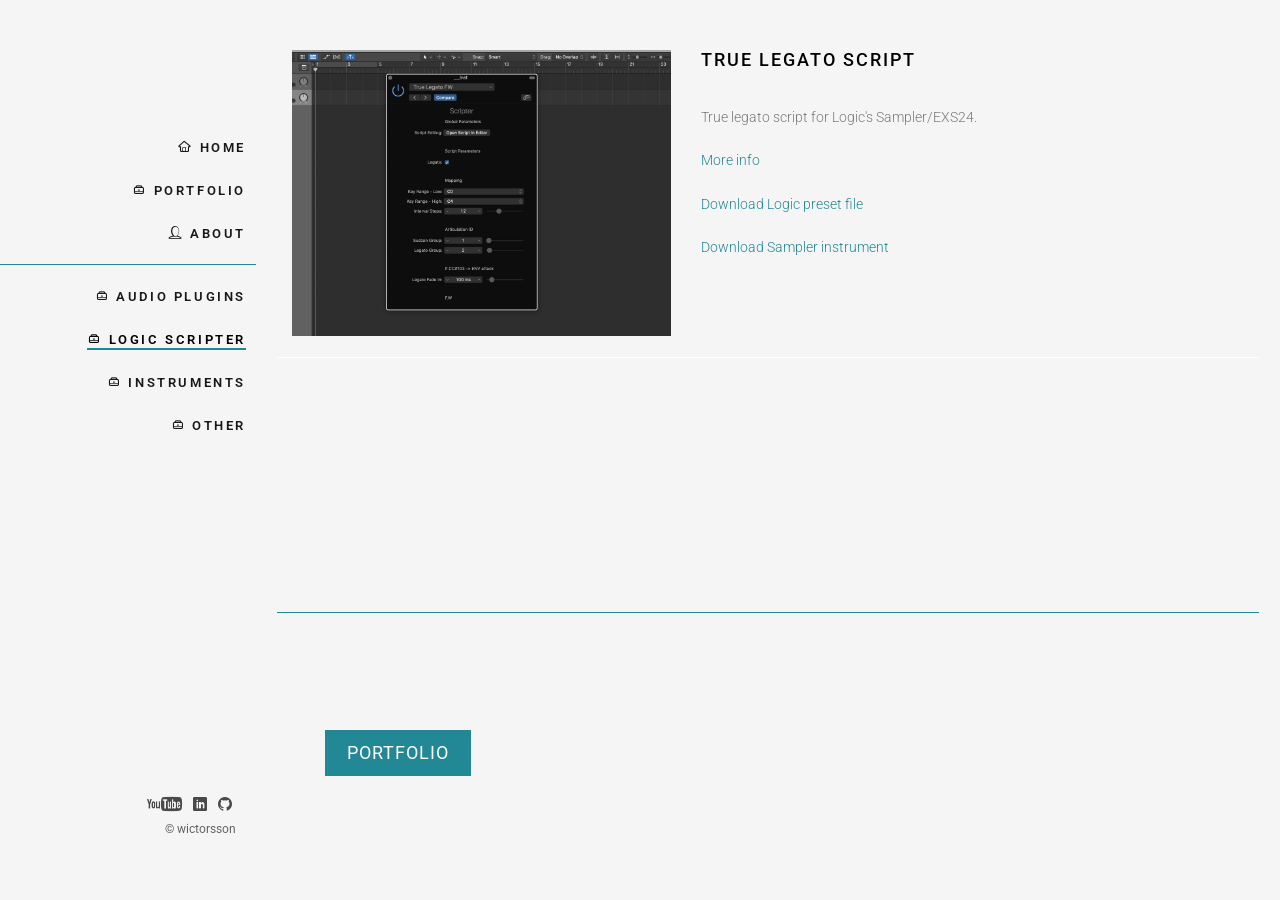
<file: scripter.html>
<!DOCTYPE html>
<!--[if lt IE 7]>      <html class="no-js lt-ie9 lt-ie8 lt-ie7"> <![endif]-->
<!--[if IE 7]>         <html class="no-js lt-ie9 lt-ie8"> <![endif]-->
<!--[if IE 8]>         <html class="no-js lt-ie9"> <![endif]-->
<!--[if gt IE 8]><!-->
<html class="no-js">
<!--<![endif]-->

<head>
    <meta charset="utf-8">
    <meta http-equiv="X-UA-Compatible" content="IE=edge">

    <meta name="viewport" content="width=device-width, initial-scale=1">
    <meta name="description" content="" />
    <meta name="keywords" content="" />
    <meta name="author" content="" />

    <!-- 
	//////////////////////////////////////////////////////

	//////////////////////////////////////////////////////
	-->

    <!-- Facebook and Twitter integration -->
    <meta property="og:title" content="" />
    <meta property="og:image" content="" />
    <meta property="og:url" content="" />
    <meta property="og:site_name" content="" />
    <meta property="og:description" content="" />
    <meta name="twitter:title" content="" />
    <meta name="twitter:image" content="" />
    <meta name="twitter:url" content="" />
    <meta name="twitter:card" content="" />

    <!-- Place favicon.ico and apple-touch-icon.png in the root directory -->
    <link rel="shortcut icon" href="favicon.ico">

    <link href="https://fonts.googleapis.com/css?family=Roboto:100,300,400,500,700" rel="stylesheet">

    <!-- Animate.css -->
    <link rel="stylesheet" href="css/animate.css">
    <!-- Icomoon Icon Fonts-->
    <link rel="stylesheet" href="css/icomoon.css">
    <!-- Bootstrap  -->
    <link rel="stylesheet" href="css/bootstrap.css">
    <!-- Flexslider  -->
    <link rel="stylesheet" href="css/flexslider.css">
    <!-- Theme style  -->
    <link rel="stylesheet" href="css/style.css">

    <!-- Modernizr JS -->
    <script src="js/modernizr-2.6.2.min.js"></script>
    <!-- FOR IE9 below -->
    <!--[if lt IE 9]>
	<script src="js/respond.min.js"></script>
	<![endif]-->

</head>

<body>
    <div id="fh5co-page">
        <a href="#" class="js-fh5co-nav-toggle fh5co-nav-toggle"><i></i></a>
        <aside id="fh5co-aside" role="complementary" class="border js-fullheight">

            <h1 id="fh5co-logo">
                <a href="index.html"></a>
            </h1>

            <nav id="fh5co-main-menu" role="navigation">
                <ul>
                    <li><a href="index.html"><i class="icon-home-outline"></i> Home</a></li>
                    <li><a href="portfolio.html"><i class="icon-briefcase"></i> Portfolio</a></li>
                    <li><a href="about.html"><i class="icon-user2"></i> About</a></li>
                    <div>

                        <hr width="100%" style="border-color: #228896">
                    </div>
                    <li><a href="audioplugins.html"><i class="icon-briefcase"></i> Audio Plugins</a></li>

                    <li class="fh5co-active"><a href="scripter.html"><i class="icon-briefcase"></i> Logic Scripter</a></li>
                    <li><a href="kontakt.html"><i class="icon-briefcase"></i> Instruments</a></li>
                    <li><a href="games.html"><i class="icon-briefcase"></i> Other</a></li>




                </ul>


            </nav>

            <div class="fh5co-footer">
                <ul>

                    <li><a href="https://www.youtube.com/channel/UC0B49bRfCPXUghQ-4yizxEA" target="_blank"><i class="icon-youtube2"></i></a></li>
                    <li><a href="https://www.linkedin.com/in/fredrik-wictorsson-276ab2180/" target="_blank"><i class="icon-linkedin2"></i></a></li>
                    <li><a href="https://github.com/wictorsson" target="_blank"><i class="icon-github" ></i></a></li>
                    <p><small>&copy; wictorsson</span>  </a></span></small></p>
                </ul>
            </div>

        </aside>

        <div id="fh5co-main">
            <div class="fh5co-narrow-content">
                <h2 class="fh5co-heading animate-box" data-animate-effect="fadeInLeft"></h2>
                <div class="row row-bottom-padded-md">
                    <div class="col-md-5 animate-box" data-animate-effect="fadeInLeft">
                        <img class="img-responsive" src="images/img-8.jpg">
                        <p></p>

                    </div>

                    <div class="col-md-7 animate-box" data-animate-effect="fadeInLeft">
                        <h2 class="fh5co-heading">True Legato Script</h2>
                        <p>True legato script for Logic's Sampler/EXS24. </p>
                        <a href="https://vi-control.net/community/threads/sampler-exs-true-legato-demo.119600/" target="_blank" download>
									More info
								  </a>
                        <p></p>
                        <a href="https://www.dropbox.com/s/45qk85owvvr2q0l/SCRIPTER%20PRESET%20FILE.zip?dl=1" download>
									Download Logic preset file
								  </a>
                        <p></p>
                        <a href="https://www.dropbox.com/s/nq5sbel8sjjadw7/SAMPLER%20VCL%20DEMO%20TL%20INSTRUMENT.zip?dl=1" download>
									Download Sampler instrument
								  </a>
                    </div>
                    <div>
                        <hr width="100%" style="border-color: #ffffff">
                    </div>


                    <div class="col-md-5 animate-box" data-animate-effect="fadeInLeft">

                        <div class="video-container">
                            <iframe src="https://www.youtube.com/embed/hOFNfmt70gs" frameborder="0" allow="accelerometer; autoplay; encrypted-media; gyroscope; picture-in-picture" allowfullscreen></iframe>
                        </div>


                        <p></p>
                    </div>
                    <div>
                        <hr width="100%" style="border-color: #228896">
                    </div>
                </div>

                <div id="get-in-touch">
                    <div class="fh5co-narrow-content">

                        <div class="row">
                            <div class="col-md-6 col-md-offset-3 col-md-pull-3 animate-box" data-animate-effect="fadeInLeft">
                                <p class="fh5co-lead"></p>
                                <p><a href="portfolio.html" class="btn btn-primary">Portfolio</a></p>
                            </div>

                        </div>
                    </div>
                </div>
            </div>
        </div>

        <!-- jQuery -->
        <script src="js/jquery.min.js"></script>
        <!-- jQuery Easing -->
        <script src="js/jquery.easing.1.3.js"></script>
        <!-- Bootstrap -->
        <script src="js/bootstrap.min.js"></script>
        <!-- Waypoints -->
        <script src="js/jquery.waypoints.min.js"></script>
        <!-- Flexslider -->
        <script src="js/jquery.flexslider-min.js"></script>


        <!-- MAIN JS -->
        <script src="js/main.js"></script>

</body>

</html>
</file>
<file: css/icomoon.css>
@font-face {
  font-family: 'icomoon';
  src:  url('fonts/icomoon.eot?6py85u');
  src:  url('fonts/icomoon.eot?6py85u#iefix') format('embedded-opentype'),
    url('fonts/icomoon.ttf?6py85u') format('truetype'),
    url('fonts/icomoon.woff?6py85u') format('woff'),
    url('fonts/icomoon.svg?6py85u#icomoon') format('svg');
  font-weight: normal;
  font-style: normal;
}

[class^="icon-"], [class*=" icon-"] {
  /* use !important to prevent issues with browser extensions that change fonts */
  font-family: 'icomoon' !important;
  speak: none;
  font-style: normal;
  font-weight: normal;
  font-variant: normal;
  text-transform: none;
  line-height: 1;

  /* Better Font Rendering =========== */
  -webkit-font-smoothing: antialiased;
  -moz-osx-font-smoothing: grayscale;
}

.icon-times:before {
  content: "\e930";
}
.icon-tick:before {
  content: "\e931";
}
.icon-plus:before {
  content: "\e932";
}
.icon-minus:before {
  content: "\e933";
}
.icon-equals:before {
  content: "\e934";
}
.icon-divide:before {
  content: "\e935";
}
.icon-chevron-right:before {
  content: "\e936";
}
.icon-chevron-left:before {
  content: "\e937";
}
.icon-arrow-right-thick:before {
  content: "\e938";
}
.icon-arrow-left-thick:before {
  content: "\e939";
}
.icon-th-small:before {
  content: "\e93a";
}
.icon-th-menu:before {
  content: "\e93b";
}
.icon-th-list:before {
  content: "\e93c";
}
.icon-th-large:before {
  content: "\e93d";
}
.icon-home:before {
  content: "\e93e";
}
.icon-arrow-forward:before {
  content: "\e93f";
}
.icon-arrow-back:before {
  content: "\e940";
}
.icon-rss:before {
  content: "\e941";
}
.icon-location:before {
  content: "\e942";
}
.icon-link:before {
  content: "\e943";
}
.icon-image:before {
  content: "\e944";
}
.icon-arrow-up-thick:before {
  content: "\e945";
}
.icon-arrow-down-thick:before {
  content: "\e946";
}
.icon-starburst:before {
  content: "\e947";
}
.icon-starburst-outline:before {
  content: "\e948";
}
.icon-star3:before {
  content: "\e949";
}
.icon-flow-children:before {
  content: "\e94a";
}
.icon-export:before {
  content: "\e94b";
}
.icon-delete2:before {
  content: "\e94c";
}
.icon-delete-outline:before {
  content: "\e94d";
}
.icon-cloud-storage:before {
  content: "\e94e";
}
.icon-wi-fi:before {
  content: "\e94f";
}
.icon-heart:before {
  content: "\e950";
}
.icon-flash:before {
  content: "\e951";
}
.icon-cancel:before {
  content: "\e952";
}
.icon-backspace:before {
  content: "\e953";
}
.icon-attachment:before {
  content: "\e954";
}
.icon-arrow-move:before {
  content: "\e955";
}
.icon-warning:before {
  content: "\e956";
}
.icon-user:before {
  content: "\e957";
}
.icon-radar:before {
  content: "\e958";
}
.icon-lock-open:before {
  content: "\e959";
}
.icon-lock-closed:before {
  content: "\e95a";
}
.icon-location-arrow:before {
  content: "\e95b";
}
.icon-info:before {
  content: "\e95c";
}
.icon-user-delete:before {
  content: "\e95d";
}
.icon-user-add:before {
  content: "\e95e";
}
.icon-media-pause:before {
  content: "\e95f";
}
.icon-group:before {
  content: "\e960";
}
.icon-chart-pie:before {
  content: "\e961";
}
.icon-chart-line:before {
  content: "\e962";
}
.icon-chart-bar:before {
  content: "\e963";
}
.icon-chart-area:before {
  content: "\e964";
}
.icon-video:before {
  content: "\e965";
}
.icon-point-of-interest:before {
  content: "\e966";
}
.icon-infinity:before {
  content: "\e967";
}
.icon-globe:before {
  content: "\e968";
}
.icon-eye:before {
  content: "\e969";
}
.icon-cog:before {
  content: "\e96a";
}
.icon-camera:before {
  content: "\e96b";
}
.icon-upload:before {
  content: "\e96c";
}
.icon-scissors:before {
  content: "\e96d";
}
.icon-refresh:before {
  content: "\e96e";
}
.icon-pin:before {
  content: "\e96f";
}
.icon-key:before {
  content: "\e970";
}
.icon-info-large:before {
  content: "\e971";
}
.icon-eject:before {
  content: "\e972";
}
.icon-download:before {
  content: "\e973";
}
.icon-zoom:before {
  content: "\e974";
}
.icon-zoom-out:before {
  content: "\e975";
}
.icon-zoom-in:before {
  content: "\e976";
}
.icon-sort-numerically:before {
  content: "\e977";
}
.icon-sort-alphabetically:before {
  content: "\e978";
}
.icon-input-checked:before {
  content: "\e979";
}
.icon-calender:before {
  content: "\e97a";
}
.icon-world2:before {
  content: "\e97b";
}
.icon-notes:before {
  content: "\e97c";
}
.icon-code:before {
  content: "\e97d";
}
.icon-arrow-sync:before {
  content: "\e97e";
}
.icon-arrow-shuffle:before {
  content: "\e97f";
}
.icon-arrow-repeat:before {
  content: "\e980";
}
.icon-arrow-minimise:before {
  content: "\e981";
}
.icon-arrow-maximise:before {
  content: "\e982";
}
.icon-arrow-loop:before {
  content: "\e983";
}
.icon-anchor:before {
  content: "\e984";
}
.icon-spanner:before {
  content: "\e985";
}
.icon-puzzle:before {
  content: "\e986";
}
.icon-power:before {
  content: "\e987";
}
.icon-plane:before {
  content: "\e988";
}
.icon-pi:before {
  content: "\e989";
}
.icon-phone:before {
  content: "\e98a";
}
.icon-microphone2:before {
  content: "\e98b";
}
.icon-media-rewind:before {
  content: "\e98c";
}
.icon-flag:before {
  content: "\e98d";
}
.icon-adjust-brightness:before {
  content: "\e98e";
}
.icon-waves:before {
  content: "\e98f";
}
.icon-social-twitter:before {
  content: "\e990";
}
.icon-social-facebook:before {
  content: "\e991";
}
.icon-social-dribbble:before {
  content: "\e992";
}
.icon-media-stop:before {
  content: "\e993";
}
.icon-media-record:before {
  content: "\e994";
}
.icon-media-play:before {
  content: "\e995";
}
.icon-media-fast-forward:before {
  content: "\e996";
}
.icon-media-eject:before {
  content: "\e997";
}
.icon-social-vimeo:before {
  content: "\e998";
}
.icon-social-tumbler:before {
  content: "\e999";
}
.icon-social-skype:before {
  content: "\e99a";
}
.icon-social-pinterest:before {
  content: "\e99b";
}
.icon-social-linkedin:before {
  content: "\e99c";
}
.icon-social-last-fm:before {
  content: "\e99d";
}
.icon-social-github:before {
  content: "\e99e";
}
.icon-social-flickr:before {
  content: "\e99f";
}
.icon-at:before {
  content: "\e9a0";
}
.icon-times-outline:before {
  content: "\e9a1";
}
.icon-plus-outline:before {
  content: "\e9a2";
}
.icon-minus-outline:before {
  content: "\e9a3";
}
.icon-tick-outline:before {
  content: "\e9a4";
}
.icon-th-large-outline:before {
  content: "\e9a5";
}
.icon-equals-outline:before {
  content: "\e9a6";
}
.icon-divide-outline:before {
  content: "\e9a7";
}
.icon-chevron-right-outline:before {
  content: "\e9a8";
}
.icon-chevron-left-outline:before {
  content: "\e9a9";
}
.icon-arrow-right-outline:before {
  content: "\e9aa";
}
.icon-arrow-left-outline:before {
  content: "\e9ab";
}
.icon-th-small-outline:before {
  content: "\e9ac";
}
.icon-th-menu-outline:before {
  content: "\e9ad";
}
.icon-th-list-outline:before {
  content: "\e9ae";
}
.icon-news2:before {
  content: "\e9b1";
}
.icon-home-outline:before {
  content: "\e9b2";
}
.icon-arrow-up-outline:before {
  content: "\e9b3";
}
.icon-arrow-forward-outline:before {
  content: "\e9b4";
}
.icon-arrow-down-outline:before {
  content: "\e9b5";
}
.icon-arrow-back-outline:before {
  content: "\e9b6";
}
.icon-trash3:before {
  content: "\e9b7";
}
.icon-rss-outline:before {
  content: "\e9b8";
}
.icon-message:before {
  content: "\e9b9";
}
.icon-location-outline:before {
  content: "\e9ba";
}
.icon-link-outline:before {
  content: "\e9bb";
}
.icon-image-outline:before {
  content: "\e9bc";
}
.icon-export-outline:before {
  content: "\e9bd";
}
.icon-cross:before {
  content: "\e9be";
}
.icon-wi-fi-outline:before {
  content: "\e9bf";
}
.icon-star-outline:before {
  content: "\e9c0";
}
.icon-media-pause-outline:before {
  content: "\e9c1";
}
.icon-mail:before {
  content: "\e9c2";
}
.icon-heart-outline:before {
  content: "\e9c3";
}
.icon-flash-outline:before {
  content: "\e9c4";
}
.icon-cancel-outline:before {
  content: "\e9c5";
}
.icon-beaker:before {
  content: "\e9c6";
}
.icon-arrow-move-outline:before {
  content: "\e9c7";
}
.icon-watch2:before {
  content: "\e9c8";
}
.icon-warning-outline:before {
  content: "\e9c9";
}
.icon-time:before {
  content: "\e9ca";
}
.icon-radar-outline:before {
  content: "\e9cb";
}
.icon-lock-open-outline:before {
  content: "\e9cc";
}
.icon-location-arrow-outline:before {
  content: "\e9cd";
}
.icon-info-outline:before {
  content: "\e9ce";
}
.icon-backspace-outline:before {
  content: "\e9cf";
}
.icon-attachment-outline:before {
  content: "\e9d0";
}
.icon-user-outline:before {
  content: "\e9d1";
}
.icon-user-delete-outline:before {
  content: "\e9d2";
}
.icon-user-add-outline:before {
  content: "\e9d3";
}
.icon-lock-closed-outline:before {
  content: "\e9d4";
}
.icon-group-outline:before {
  content: "\e9d5";
}
.icon-chart-pie-outline:before {
  content: "\e9d6";
}
.icon-chart-line-outline:before {
  content: "\e9d7";
}
.icon-chart-bar-outline:before {
  content: "\e9d8";
}
.icon-chart-area-outline:before {
  content: "\e9d9";
}
.icon-video-outline:before {
  content: "\e9da";
}
.icon-point-of-interest-outline:before {
  content: "\e9db";
}
.icon-map:before {
  content: "\e9dc";
}
.icon-key-outline:before {
  content: "\e9dd";
}
.icon-infinity-outline:before {
  content: "\e9de";
}
.icon-globe-outline:before {
  content: "\e9df";
}
.icon-eye-outline:before {
  content: "\e9e0";
}
.icon-cog-outline:before {
  content: "\e9e1";
}
.icon-camera-outline:before {
  content: "\e9e2";
}
.icon-upload-outline:before {
  content: "\e9e3";
}
.icon-support:before {
  content: "\e9e4";
}
.icon-scissors-outline:before {
  content: "\e9e5";
}
.icon-refresh-outline:before {
  content: "\e9e6";
}
.icon-info-large-outline:before {
  content: "\e9e7";
}
.icon-eject-outline:before {
  content: "\e9e8";
}
.icon-download-outline:before {
  content: "\e9e9";
}
.icon-battery-mid:before {
  content: "\e9ea";
}
.icon-battery-low:before {
  content: "\e9eb";
}
.icon-battery-high:before {
  content: "\e9ec";
}
.icon-zoom-outline:before {
  content: "\e9ed";
}
.icon-zoom-out-outline:before {
  content: "\e9ee";
}
.icon-zoom-in-outline:before {
  content: "\e9ef";
}
.icon-tag3:before {
  content: "\e9f0";
}
.icon-tabs-outline:before {
  content: "\e9f1";
}
.icon-pin-outline:before {
  content: "\e9f2";
}
.icon-message-typing:before {
  content: "\e9f3";
}
.icon-directions:before {
  content: "\e9f4";
}
.icon-battery-full:before {
  content: "\e9f5";
}
.icon-battery-charge:before {
  content: "\e9f6";
}
.icon-pipette:before {
  content: "\e9f7";
}
.icon-pencil:before {
  content: "\e9f8";
}
.icon-folder:before {
  content: "\e9f9";
}
.icon-folder-delete:before {
  content: "\e9fa";
}
.icon-folder-add:before {
  content: "\e9fb";
}
.icon-edit:before {
  content: "\e9fc";
}
.icon-document:before {
  content: "\e9fd";
}
.icon-document-delete:before {
  content: "\e9fe";
}
.icon-document-add:before {
  content: "\e9ff";
}
.icon-brush:before {
  content: "\ea00";
}
.icon-thumbs-up:before {
  content: "\ea01";
}
.icon-thumbs-down:before {
  content: "\ea02";
}
.icon-pen:before {
  content: "\ea03";
}
.icon-sort-numerically-outline:before {
  content: "\ea04";
}
.icon-sort-alphabetically-outline:before {
  content: "\ea05";
}
.icon-social-last-fm-circular:before {
  content: "\ea06";
}
.icon-social-github-circular:before {
  content: "\ea07";
}
.icon-compass:before {
  content: "\ea08";
}
.icon-bookmark:before {
  content: "\ea09";
}
.icon-input-checked-outline:before {
  content: "\ea0a";
}
.icon-code-outline:before {
  content: "\ea0b";
}
.icon-calender-outline:before {
  content: "\ea0c";
}
.icon-business-card:before {
  content: "\ea0d";
}
.icon-arrow-up:before {
  content: "\ea0e";
}
.icon-arrow-sync-outline:before {
  content: "\ea0f";
}
.icon-arrow-right:before {
  content: "\ea10";
}
.icon-arrow-repeat-outline:before {
  content: "\ea11";
}
.icon-arrow-loop-outline:before {
  content: "\ea12";
}
.icon-arrow-left:before {
  content: "\ea13";
}
.icon-flow-switch:before {
  content: "\ea14";
}
.icon-flow-parallel:before {
  content: "\ea15";
}
.icon-flow-merge:before {
  content: "\ea16";
}
.icon-document-text:before {
  content: "\ea17";
}
.icon-clipboard:before {
  content: "\ea18";
}
.icon-calculator:before {
  content: "\ea19";
}
.icon-arrow-minimise-outline:before {
  content: "\ea1a";
}
.icon-arrow-maximise-outline:before {
  content: "\ea1b";
}
.icon-arrow-down:before {
  content: "\ea1c";
}
.icon-gift:before {
  content: "\ea1d";
}
.icon-film:before {
  content: "\ea1e";
}
.icon-database:before {
  content: "\ea1f";
}
.icon-bell:before {
  content: "\ea20";
}
.icon-anchor-outline:before {
  content: "\ea21";
}
.icon-adjust-contrast:before {
  content: "\ea22";
}
.icon-world-outline:before {
  content: "\ea23";
}
.icon-shopping-bag:before {
  content: "\ea24";
}
.icon-power-outline:before {
  content: "\ea25";
}
.icon-notes-outline:before {
  content: "\ea26";
}
.icon-device-tablet:before {
  content: "\ea27";
}
.icon-device-phone:before {
  content: "\ea28";
}
.icon-device-laptop:before {
  content: "\ea29";
}
.icon-device-desktop:before {
  content: "\ea2a";
}
.icon-briefcase:before {
  content: "\ea2b";
}
.icon-stopwatch:before {
  content: "\ea2c";
}
.icon-spanner-outline:before {
  content: "\ea2d";
}
.icon-puzzle-outline:before {
  content: "\ea2e";
}
.icon-printer:before {
  content: "\ea2f";
}
.icon-pi-outline:before {
  content: "\ea30";
}
.icon-lightbulb:before {
  content: "\ea31";
}
.icon-flag-outline:before {
  content: "\ea32";
}
.icon-contacts:before {
  content: "\ea33";
}
.icon-archive2:before {
  content: "\ea34";
}
.icon-weather-stormy:before {
  content: "\ea35";
}
.icon-weather-shower:before {
  content: "\ea36";
}
.icon-weather-partly-sunny:before {
  content: "\ea37";
}
.icon-weather-downpour:before {
  content: "\ea38";
}
.icon-weather-cloudy:before {
  content: "\ea39";
}
.icon-plane-outline:before {
  content: "\ea3a";
}
.icon-phone-outline:before {
  content: "\ea3b";
}
.icon-microphone-outline:before {
  content: "\ea3c";
}
.icon-weather-windy:before {
  content: "\ea3d";
}
.icon-weather-windy-cloudy:before {
  content: "\ea3e";
}
.icon-weather-sunny:before {
  content: "\ea3f";
}
.icon-weather-snow:before {
  content: "\ea40";
}
.icon-weather-night:before {
  content: "\ea41";
}
.icon-media-stop-outline:before {
  content: "\ea42";
}
.icon-media-rewind-outline:before {
  content: "\ea43";
}
.icon-media-record-outline:before {
  content: "\ea44";
}
.icon-media-play-outline:before {
  content: "\ea45";
}
.icon-media-fast-forward-outline:before {
  content: "\ea46";
}
.icon-media-eject-outline:before {
  content: "\ea47";
}
.icon-wine:before {
  content: "\ea48";
}
.icon-waves-outline:before {
  content: "\ea49";
}
.icon-ticket:before {
  content: "\ea4a";
}
.icon-tags:before {
  content: "\ea4b";
}
.icon-plug:before {
  content: "\ea4c";
}
.icon-headphones:before {
  content: "\ea4d";
}
.icon-credit-card:before {
  content: "\ea4e";
}
.icon-coffee:before {
  content: "\ea4f";
}
.icon-book:before {
  content: "\ea50";
}
.icon-beer:before {
  content: "\ea51";
}
.icon-volume2:before {
  content: "\ea52";
}
.icon-volume-up:before {
  content: "\ea53";
}
.icon-volume-mute:before {
  content: "\ea54";
}
.icon-volume-down:before {
  content: "\ea55";
}
.icon-social-vimeo-circular:before {
  content: "\ea56";
}
.icon-social-twitter-circular:before {
  content: "\ea57";
}
.icon-social-pinterest-circular:before {
  content: "\ea58";
}
.icon-social-linkedin-circular:before {
  content: "\ea59";
}
.icon-social-facebook-circular:before {
  content: "\ea5a";
}
.icon-social-dribbble-circular:before {
  content: "\ea5b";
}
.icon-tree:before {
  content: "\ea5c";
}
.icon-thermometer2:before {
  content: "\ea5d";
}
.icon-social-tumbler-circular:before {
  content: "\ea5e";
}
.icon-social-skype-outline:before {
  content: "\ea5f";
}
.icon-social-flickr-circular:before {
  content: "\ea60";
}
.icon-social-at-circular:before {
  content: "\ea61";
}
.icon-shopping-cart:before {
  content: "\ea62";
}
.icon-messages:before {
  content: "\ea63";
}
.icon-leaf:before {
  content: "\ea64";
}
.icon-feather:before {
  content: "\ea65";
}
.icon-eye2:before {
  content: "\e064";
}
.icon-paper-clip:before {
  content: "\e065";
}
.icon-mail5:before {
  content: "\e066";
}
.icon-toggle:before {
  content: "\e067";
}
.icon-layout:before {
  content: "\e068";
}
.icon-link2:before {
  content: "\e069";
}
.icon-bell2:before {
  content: "\e06a";
}
.icon-lock3:before {
  content: "\e06b";
}
.icon-unlock:before {
  content: "\e06c";
}
.icon-ribbon2:before {
  content: "\e06d";
}
.icon-image2:before {
  content: "\e06e";
}
.icon-signal:before {
  content: "\e06f";
}
.icon-target3:before {
  content: "\e070";
}
.icon-clipboard3:before {
  content: "\e071";
}
.icon-clock3:before {
  content: "\e072";
}
.icon-watch:before {
  content: "\e073";
}
.icon-air-play:before {
  content: "\e074";
}
.icon-camera3:before {
  content: "\e075";
}
.icon-video2:before {
  content: "\e076";
}
.icon-disc:before {
  content: "\e077";
}
.icon-printer3:before {
  content: "\e078";
}
.icon-monitor:before {
  content: "\e079";
}
.icon-server:before {
  content: "\e07a";
}
.icon-cog2:before {
  content: "\e07b";
}
.icon-heart3:before {
  content: "\e07c";
}
.icon-paragraph:before {
  content: "\e07d";
}
.icon-align-justify:before {
  content: "\e07e";
}
.icon-align-left:before {
  content: "\e07f";
}
.icon-align-center:before {
  content: "\e080";
}
.icon-align-right:before {
  content: "\e081";
}
.icon-book2:before {
  content: "\e082";
}
.icon-layers2:before {
  content: "\e083";
}
.icon-stack2:before {
  content: "\e084";
}
.icon-stack-2:before {
  content: "\e085";
}
.icon-paper:before {
  content: "\e086";
}
.icon-paper-stack:before {
  content: "\e087";
}
.icon-search3:before {
  content: "\e088";
}
.icon-zoom-in2:before {
  content: "\e089";
}
.icon-zoom-out2:before {
  content: "\e08a";
}
.icon-reply2:before {
  content: "\e08b";
}
.icon-circle-plus:before {
  content: "\e08c";
}
.icon-circle-minus:before {
  content: "\e08d";
}
.icon-circle-check:before {
  content: "\e08e";
}
.icon-circle-cross:before {
  content: "\e08f";
}
.icon-square-plus:before {
  content: "\e090";
}
.icon-square-minus:before {
  content: "\e091";
}
.icon-square-check:before {
  content: "\e092";
}
.icon-square-cross:before {
  content: "\e093";
}
.icon-microphone:before {
  content: "\e094";
}
.icon-record:before {
  content: "\e095";
}
.icon-skip-back:before {
  content: "\e096";
}
.icon-rewind:before {
  content: "\e097";
}
.icon-play4:before {
  content: "\e098";
}
.icon-pause3:before {
  content: "\e099";
}
.icon-stop3:before {
  content: "\e09a";
}
.icon-fast-forward:before {
  content: "\e09b";
}
.icon-skip-forward:before {
  content: "\e09c";
}
.icon-shuffle2:before {
  content: "\e09d";
}
.icon-repeat:before {
  content: "\e09e";
}
.icon-folder2:before {
  content: "\e09f";
}
.icon-umbrella:before {
  content: "\e0a0";
}
.icon-moon:before {
  content: "\e0a1";
}
.icon-thermometer:before {
  content: "\e0a2";
}
.icon-drop:before {
  content: "\e0a3";
}
.icon-sun2:before {
  content: "\e0a4";
}
.icon-cloud3:before {
  content: "\e0a5";
}
.icon-cloud-upload2:before {
  content: "\e0a6";
}
.icon-cloud-download2:before {
  content: "\e0a7";
}
.icon-upload4:before {
  content: "\e0a8";
}
.icon-download4:before {
  content: "\e0a9";
}
.icon-location3:before {
  content: "\e0aa";
}
.icon-location-2:before {
  content: "\e0ab";
}
.icon-map3:before {
  content: "\e0ac";
}
.icon-battery:before {
  content: "\e0ad";
}
.icon-head:before {
  content: "\e0ae";
}
.icon-briefcase3:before {
  content: "\e0af";
}
.icon-speech-bubble:before {
  content: "\e0b0";
}
.icon-anchor2:before {
  content: "\e0b1";
}
.icon-globe2:before {
  content: "\e0b2";
}
.icon-box:before {
  content: "\e0b3";
}
.icon-reload:before {
  content: "\e0b4";
}
.icon-share3:before {
  content: "\e0b5";
}
.icon-marquee:before {
  content: "\e0b6";
}
.icon-marquee-plus:before {
  content: "\e0b7";
}
.icon-marquee-minus:before {
  content: "\e0b8";
}
.icon-tag:before {
  content: "\e0b9";
}
.icon-power2:before {
  content: "\e0ba";
}
.icon-command2:before {
  content: "\e0bb";
}
.icon-alt:before {
  content: "\e0bc";
}
.icon-esc:before {
  content: "\e0bd";
}
.icon-bar-graph:before {
  content: "\e0be";
}
.icon-bar-graph-2:before {
  content: "\e0bf";
}
.icon-pie-graph:before {
  content: "\e0c0";
}
.icon-star:before {
  content: "\e0c1";
}
.icon-arrow-left3:before {
  content: "\e0c2";
}
.icon-arrow-right3:before {
  content: "\e0c3";
}
.icon-arrow-up3:before {
  content: "\e0c4";
}
.icon-arrow-down3:before {
  content: "\e0c5";
}
.icon-volume:before {
  content: "\e0c6";
}
.icon-mute:before {
  content: "\e0c7";
}
.icon-content-right:before {
  content: "\e100";
}
.icon-content-left:before {
  content: "\e101";
}
.icon-grid2:before {
  content: "\e102";
}
.icon-grid-2:before {
  content: "\e103";
}
.icon-columns:before {
  content: "\e104";
}
.icon-loader:before {
  content: "\e105";
}
.icon-bag:before {
  content: "\e106";
}
.icon-ban:before {
  content: "\e107";
}
.icon-flag3:before {
  content: "\e108";
}
.icon-trash:before {
  content: "\e109";
}
.icon-expand2:before {
  content: "\e110";
}
.icon-contract:before {
  content: "\e111";
}
.icon-maximize:before {
  content: "\e112";
}
.icon-minimize:before {
  content: "\e113";
}
.icon-plus2:before {
  content: "\e114";
}
.icon-minus2:before {
  content: "\e115";
}
.icon-check:before {
  content: "\e116";
}
.icon-cross2:before {
  content: "\e117";
}
.icon-move:before {
  content: "\e118";
}
.icon-delete:before {
  content: "\e119";
}
.icon-menu5:before {
  content: "\e120";
}
.icon-archive:before {
  content: "\e121";
}
.icon-inbox:before {
  content: "\e122";
}
.icon-outbox:before {
  content: "\e123";
}
.icon-file:before {
  content: "\e124";
}
.icon-file-add:before {
  content: "\e125";
}
.icon-file-subtract:before {
  content: "\e126";
}
.icon-help:before {
  content: "\e127";
}
.icon-open:before {
  content: "\e128";
}
.icon-ellipsis:before {
  content: "\e129";
}
.icon-heart4:before {
  content: "\e900";
}
.icon-cloud4:before {
  content: "\e901";
}
.icon-star2:before {
  content: "\e902";
}
.icon-tv2:before {
  content: "\e903";
}
.icon-sound:before {
  content: "\e904";
}
.icon-video3:before {
  content: "\e905";
}
.icon-trash2:before {
  content: "\e906";
}
.icon-user2:before {
  content: "\e907";
}
.icon-key3:before {
  content: "\e908";
}
.icon-search4:before {
  content: "\e909";
}
.icon-settings:before {
  content: "\e90a";
}
.icon-camera4:before {
  content: "\e90b";
}
.icon-tag2:before {
  content: "\e90c";
}
.icon-lock4:before {
  content: "\e90d";
}
.icon-bulb:before {
  content: "\e90e";
}
.icon-pen2:before {
  content: "\e90f";
}
.icon-diamond:before {
  content: "\e910";
}
.icon-display2:before {
  content: "\e911";
}
.icon-location4:before {
  content: "\e912";
}
.icon-eye3:before {
  content: "\e913";
}
.icon-bubble3:before {
  content: "\e914";
}
.icon-stack3:before {
  content: "\e915";
}
.icon-cup:before {
  content: "\e916";
}
.icon-phone3:before {
  content: "\e917";
}
.icon-news:before {
  content: "\e918";
}
.icon-mail6:before {
  content: "\e919";
}
.icon-like:before {
  content: "\e91a";
}
.icon-photo:before {
  content: "\e91b";
}
.icon-note:before {
  content: "\e91c";
}
.icon-clock4:before {
  content: "\e91d";
}
.icon-paperplane:before {
  content: "\e91e";
}
.icon-params:before {
  content: "\e91f";
}
.icon-banknote:before {
  content: "\e920";
}
.icon-data:before {
  content: "\e921";
}
.icon-music2:before {
  content: "\e922";
}
.icon-megaphone2:before {
  content: "\e923";
}
.icon-study:before {
  content: "\e924";
}
.icon-lab2:before {
  content: "\e925";
}
.icon-food:before {
  content: "\e926";
}
.icon-t-shirt:before {
  content: "\e927";
}
.icon-fire2:before {
  content: "\e928";
}
.icon-clip:before {
  content: "\e929";
}
.icon-shop:before {
  content: "\e92a";
}
.icon-calendar3:before {
  content: "\e92b";
}
.icon-wallet2:before {
  content: "\e92c";
}
.icon-vynil:before {
  content: "\e92d";
}
.icon-truck2:before {
  content: "\e92e";
}
.icon-world:before {
  content: "\e92f";
}
.icon-spinner6:before {
  content: "\e9af";
}
.icon-spinner7:before {
  content: "\e9b0";
}
.icon-amazon:before {
  content: "\eab7";
}
.icon-google:before {
  content: "\eab8";
}
.icon-google2:before {
  content: "\eab9";
}
.icon-google3:before {
  content: "\eaba";
}
.icon-google-plus:before {
  content: "\eabb";
}
.icon-google-plus2:before {
  content: "\eabc";
}
.icon-google-plus3:before {
  content: "\eabd";
}
.icon-hangouts:before {
  content: "\eabe";
}
.icon-google-drive:before {
  content: "\eabf";
}
.icon-facebook2:before {
  content: "\eac0";
}
.icon-facebook22:before {
  content: "\eac1";
}
.icon-instagram:before {
  content: "\eac2";
}
.icon-whatsapp:before {
  content: "\eac3";
}
.icon-spotify:before {
  content: "\eac4";
}
.icon-telegram:before {
  content: "\eac5";
}
.icon-twitter2:before {
  content: "\eac6";
}
.icon-vine:before {
  content: "\eac7";
}
.icon-vk:before {
  content: "\eac8";
}
.icon-renren:before {
  content: "\eac9";
}
.icon-sina-weibo:before {
  content: "\eaca";
}
.icon-rss2:before {
  content: "\eacb";
}
.icon-rss22:before {
  content: "\eacc";
}
.icon-youtube:before {
  content: "\eacd";
}
.icon-youtube2:before {
  content: "\eace";
}
.icon-twitch:before {
  content: "\eacf";
}
.icon-vimeo:before {
  content: "\ead0";
}
.icon-vimeo2:before {
  content: "\ead1";
}
.icon-lanyrd:before {
  content: "\ead2";
}
.icon-flickr:before {
  content: "\ead3";
}
.icon-flickr2:before {
  content: "\ead4";
}
.icon-flickr3:before {
  content: "\ead5";
}
.icon-flickr4:before {
  content: "\ead6";
}
.icon-dribbble2:before {
  content: "\ead7";
}
.icon-behance:before {
  content: "\ead8";
}
.icon-behance2:before {
  content: "\ead9";
}
.icon-deviantart:before {
  content: "\eada";
}
.icon-500px:before {
  content: "\eadb";
}
.icon-steam:before {
  content: "\eadc";
}
.icon-steam2:before {
  content: "\eadd";
}
.icon-dropbox:before {
  content: "\eade";
}
.icon-onedrive:before {
  content: "\eadf";
}
.icon-github:before {
  content: "\eae0";
}
.icon-npm:before {
  content: "\eae1";
}
.icon-basecamp:before {
  content: "\eae2";
}
.icon-trello:before {
  content: "\eae3";
}
.icon-wordpress:before {
  content: "\eae4";
}
.icon-joomla:before {
  content: "\eae5";
}
.icon-ello:before {
  content: "\eae6";
}
.icon-blogger:before {
  content: "\eae7";
}
.icon-blogger2:before {
  content: "\eae8";
}
.icon-tumblr2:before {
  content: "\eae9";
}
.icon-tumblr22:before {
  content: "\eaea";
}
.icon-yahoo:before {
  content: "\eaeb";
}
.icon-yahoo2:before {
  content: "\eaec";
}
.icon-tux:before {
  content: "\eaed";
}
.icon-appleinc:before {
  content: "\eaee";
}
.icon-finder:before {
  content: "\eaef";
}
.icon-android:before {
  content: "\eaf0";
}
.icon-windows:before {
  content: "\eaf1";
}
.icon-windows8:before {
  content: "\eaf2";
}
.icon-soundcloud:before {
  content: "\eaf3";
}
.icon-soundcloud2:before {
  content: "\eaf4";
}
.icon-skype:before {
  content: "\eaf5";
}
.icon-reddit:before {
  content: "\eaf6";
}
.icon-hackernews:before {
  content: "\eaf7";
}
.icon-wikipedia:before {
  content: "\eaf8";
}
.icon-linkedin2:before {
  content: "\eaf9";
}
.icon-linkedin22:before {
  content: "\eafa";
}
.icon-lastfm:before {
  content: "\eafb";
}
.icon-lastfm2:before {
  content: "\eafc";
}
.icon-delicious:before {
  content: "\eafd";
}
.icon-stumbleupon:before {
  content: "\eafe";
}
.icon-stumbleupon2:before {
  content: "\eaff";
}
.icon-stackoverflow:before {
  content: "\eb00";
}
.icon-pinterest:before {
  content: "\eb01";
}
.icon-pinterest2:before {
  content: "\eb02";
}
.icon-xing:before {
  content: "\eb03";
}
.icon-xing2:before {
  content: "\eb04";
}
.icon-flattr:before {
  content: "\eb05";
}
.icon-foursquare:before {
  content: "\eb06";
}
.icon-yelp:before {
  content: "\eb07";
}
.icon-paypal:before {
  content: "\eb08";
}
.icon-chrome:before {
  content: "\eb09";
}
.icon-firefox:before {
  content: "\eb0a";
}
.icon-IE:before {
  content: "\eb0b";
}
.icon-edge:before {
  content: "\eb0c";
}
.icon-safari:before {
  content: "\eb0d";
}
.icon-opera:before {
  content: "\eb0e";
}
.icon-file-pdf:before {
  content: "\eb0f";
}
.icon-file-openoffice:before {
  content: "\eb10";
}
.icon-file-word:before {
  content: "\eb11";
}
.icon-file-excel:before {
  content: "\eb12";
}
.icon-libreoffice:before {
  content: "\eb13";
}
.icon-html-five:before {
  content: "\eb14";
}
.icon-html-five2:before {
  content: "\eb15";
}
.icon-css3:before {
  content: "\eb16";
}
.icon-git:before {
  content: "\eb17";
}
.icon-codepen:before {
  content: "\eb18";
}
.icon-svg:before {
  content: "\eb19";
}
.icon-IcoMoon:before {
  content: "\eb1a";
}
</file>
<file: css/style.css>
@font-face {
  font-family: 'icomoon';
  src: url("../fonts/icomoon/icomoon.eot?srf3rx");
  src: url("../fonts/icomoon/icomoon.eot?srf3rx#iefix") format("embedded-opentype"), url("../fonts/icomoon/icomoon.ttf?srf3rx") format("truetype"), url("../fonts/icomoon/icomoon.woff?srf3rx") format("woff"), url("../fonts/icomoon/icomoon.svg?srf3rx#icomoon") format("svg");
  font-weight: normal;
  font-style: normal;
}
/* =======================================================
*
* 	Template Style 
*	Edit this section
*
* ======================================================= */
body {
  font-family: "Roboto", Arial, sans-serif;
  font-weight: 300;
  font-size: 14px;
  line-height: 1.6;
  color: rgba(0, 0, 0, 0.5);
  background: rgb(245, 245, 245);
}
@media screen and (max-width: 992px) {
  body {
    font-size: 16px;
  }
}

.text-block {
  position: absolute;
  top: 50%;
  left: 50%;
  transform: translate(-50%, -50%);
  color: white;
  padding-left: 0px;
  padding-right: 0px;
}

.centered {
  position: absolute;
  top: 50%;
  left: 50%;
  transform: translate(-50%, -50%);
}


a {
  color: #228896;
  -webkit-transition: 0.5s;
  -o-transition: 0.5s;
  transition: 0.5s;
}
a:hover, a:active, a:focus {
  color: #228896;
  outline: none;
  text-decoration: none !important;
}

p {
  margin-bottom: 1.5em;
}

h1, h2, h3, h4, h5, h6 {
  color: #000;
  font-family: "Roboto", Arial, sans-serif;
  font-weight: 400;
  margin: 0 0 30px 0;
}

figure {
  margin-bottom: 2.5em;
  float: left;
  width: 100%;
}
figure figcaption {
  font-size: 16px;
  width: 80%;
  margin: 20px auto 0px auto;
  color: #b3b3b3;
  font-style: italic;
  font-family: "Roboto", Arial, sans-serif;
}
@media screen and (max-width: 480px) {
  figure figcaption {
    width: 100%;
  }
}

::-webkit-selection {
  color: #fff;
  background: #228896;
}

::-moz-selection {
  color: #fff;
  background: #228896;
}

::selection {
  color: #fff;
  background: #228896;
}

#fh5co-page {
  width: 100%;
  overflow: hidden;
  position: relative;
}

#fh5co-aside {
  padding-top: 60px;
  padding-bottom: 40px;
  width: 20%;
  position: fixed;
  bottom: 0;
  top: 0;
  left: 0;
  overflow-y: scroll;
  z-index: 1001;
  -webkit-transition: 0.5s;
  -o-transition: 0.5s;
  transition: 0.5s;
}
@media screen and (max-width: 1200px) {
  #fh5co-aside {
    width: 30%;
  }
}
@media screen and (max-width: 768px) {
  #fh5co-aside {
    width: 270px;
    -moz-transform: translateX(-270px);
    -webkit-transform: translateX(-270px);
    -ms-transform: translateX(-270px);
    -o-transform: translateX(-270px);
    transform: translateX(-270px);
  }
}
#fh5co-aside #fh5co-logo {
  text-align: center;
  font-family: "Roboto", Arial, sans-serif;
  font-weight: 700;
  margin-bottom: 2em;
  text-transform: uppercase;
  font-size: 38px;
}
@media screen and (max-width: 768px) {
  #fh5co-aside #fh5co-logo {
    margin-bottom: 1em;
  }
}
#fh5co-aside #fh5co-logo a {
  color: #000;
}
#fh5co-aside #fh5co-logo a span {
  font-weight: 300;
  color: rgba(0, 0, 0, 0.5);
}
#fh5co-aside #fh5co-main-menu ul {
  text-align: right;
  margin: 0;
  padding: 0;
}
@media screen and (max-width: 768px) {
  #fh5co-aside #fh5co-main-menu ul {
    margin: 0 0 2em 0;
  }
}
#fh5co-aside #fh5co-main-menu ul li {
  margin: 0 0 20px 0;
  padding: 0;
  list-style: none;
}
#fh5co-aside #fh5co-main-menu ul li a {
  color: rgba(0, 0, 0, 0.9);
  text-decoration: none;
  letter-spacing: .1em;
  text-transform: uppercase;
  font-size: 13px;
  font-weight: 600;
  position: relative;
  padding: 10px 10px;
  letter-spacing: .2em;
  font-family: "Roboto", Arial, sans-serif;
  -webkit-transition: 0.3s;
  -o-transition: 0.3s;
  transition: 0.3s;
}
#fh5co-aside #fh5co-main-menu ul li a:after {
  content: "";
  position: absolute;
  height: 2px;
  bottom: 7px;
  left: 10px;
  right: 10px;
  background-color: #228896;
  visibility: hidden;
  -webkit-transform: scaleX(0);
  -moz-transform: scaleX(0);
  -ms-transform: scaleX(0);
  -o-transform: scaleX(0);
  transform: scaleX(0);
  -webkit-transition: all 0.3s cubic-bezier(0.175, 0.885, 0.32, 1.275);
  -moz-transition: all 0.3s cubic-bezier(0.175, 0.885, 0.32, 1.275);
  -ms-transition: all 0.3s cubic-bezier(0.175, 0.885, 0.32, 1.275);
  -o-transition: all 0.3s cubic-bezier(0.175, 0.885, 0.32, 1.275);
  transition: all 0.3s cubic-bezier(0.175, 0.885, 0.32, 1.275);
}
#fh5co-aside #fh5co-main-menu ul li a:hover {
  text-decoration: none;
  color: black;
}
#fh5co-aside #fh5co-main-menu ul li a:hover:after {
  visibility: visible;
  -webkit-transform: scaleX(1);
  -moz-transform: scaleX(1);
  -ms-transform: scaleX(1);
  -o-transform: scaleX(1);
  transform: scaleX(1);
}
#fh5co-aside #fh5co-main-menu ul li.fh5co-active a {
  color: black;
}
#fh5co-aside #fh5co-main-menu ul li.fh5co-active a:after {
  visibility: visible;
  -webkit-transform: scaleX(1);
  -moz-transform: scaleX(1);
  -ms-transform: scaleX(1);
  -o-transform: scaleX(1);
  transform: scaleX(1);
}
#fh5co-aside .fh5co-footer {
  position: absolute;
  bottom: 40px;
  font-size: 14px;
  text-align: center;
  width: 100%;
  font-weight: 400;
  color: rgba(0, 0, 0, 0.6);
  padding: 0 20px;
}
@media screen and (max-width: 768px) {
  #fh5co-aside .fh5co-footer {
    position: relative;
    bottom: 0;
  }
}
#fh5co-aside .fh5co-footer span {
  display: block;
}
#fh5co-aside .fh5co-footer ul {
  padding: 0;
  margin: 0;
  text-align: right;
}
#fh5co-aside .fh5co-footer ul li {
  padding: 0;
  margin: 0;
  display: inline;
  list-style: none;
}
#fh5co-aside .fh5co-footer ul li a {
  color: rgba(0, 0, 0, 0.7);
  padding: 4px;
}
#fh5co-aside .fh5co-footer ul li a:hover, #fh5co-aside .fh5co-footer ul li a:active, #fh5co-aside .fh5co-footer ul li a:focus {
  text-decoration: none;
  outline: none;
  color: #228896;
}

#fh5co-main {
  width: 80%;
  float: right;
  -webkit-transition: 0.5s;
  -o-transition: 0.5s;
  transition: 0.5s;
}
@media screen and (max-width: 1200px) {
  #fh5co-main {
    width: 70%;
  }
}
@media screen and (max-width: 768px) {
  #fh5co-main {
    width: 100%;
  }
}
#fh5co-main .fh5co-narrow-content {
  position: relative;
  width: 93%;
  margin: 0 auto;
  padding: 1em 0;
  clear: both;
}
@media screen and (max-width: 768px) {
  #fh5co-main .fh5co-narrow-content {
    width: 100%;
    padding: 4em 1em;
  }
}

#fh5co-hero {
  min-height: 500px;
  background: #fff url(../images/loader.gif) no-repeat center center;
  width: 100%;
  float: left;
  clear: both;
}
#fh5co-hero .btn {
  font-size: 24px;
}
#fh5co-hero .btn.btn-primary {
  padding: 14px 30px !important;
}
#fh5co-hero .flexslider {
  border: none;
  z-index: 1;
  margin-bottom: 0;
}
#fh5co-hero .flexslider .slides {
  position: relative;
  overflow: hidden;
}
#fh5co-hero .flexslider .slides .overlay {
  position: absolute;
  top: 0;
  bottom: 0;
  left: 0;
  right: 0;
  content: '';
  background: rgba(0, 0, 0, 0.3);
}
#fh5co-hero .flexslider .slides li {
  background-repeat: no-repeat;
  background-size: cover;
  background-position: bottom center;
  min-height: 500px;
  position: relative;
}
#fh5co-hero .flexslider .flex-control-nav {
  bottom: 20px;
  z-index: 1000;
  right: 20px;
  float: right;
  width: auto;
}
#fh5co-hero .flexslider .flex-control-nav li {
  display: block;
  margin-bottom: 10px;
}
#fh5co-hero .flexslider .flex-control-nav li a {
  background: rgba(255, 255, 255, 0.2);
  box-shadow: none;
  width: 12px;
  height: 12px;
  cursor: pointer;
}
#fh5co-hero .flexslider .flex-control-nav li a.flex-active {
  cursor: pointer;
  background: transparent;
  border: 2px solid #228896;
}
#fh5co-hero .flexslider .flex-direction-nav {
  display: none;
}
#fh5co-hero .flexslider .slider-text {
  display: table;
  opacity: 0;
  min-height: 500px;
  z-index: 9;
}
#fh5co-hero .flexslider .slider-text > .slider-text-inner {
  display: table-cell;
  vertical-align: middle;
  min-height: 700px;
  padding: 2em;
}
@media screen and (max-width: 768px) {
  #fh5co-hero .flexslider .slider-text > .slider-text-inner {
    text-align: center;
  }
}
#fh5co-hero .flexslider .slider-text > .slider-text-inner h1, #fh5co-hero .flexslider .slider-text > .slider-text-inner h2 {
  margin: 0;
  padding: 0;
  color: white;
  font-family: "Roboto", Arial, sans-serif;
}
#fh5co-hero .flexslider .slider-text > .slider-text-inner h1 {
  margin-bottom: 20px;
  font-size: 45px;
  line-height: 1.3;
  font-weight: 100;
  font-family: "Roboto", Arial, sans-serif;
}
@media screen and (max-width: 768px) {
  #fh5co-hero .flexslider .slider-text > .slider-text-inner h1 {
    font-size: 28px;
  }
}
#fh5co-hero .flexslider .slider-text > .slider-text-inner h2 {
  font-size: 18px;
  line-height: 1.5;
  margin-bottom: 30px;
  font-weight: 300;
}
#fh5co-hero .flexslider .slider-text > .slider-text-inner h2 a {
  color: rgba(34, 136, 150, 0.8);
  border-bottom: 1px solid rgba(34, 136, 150, 0.7);
}
#fh5co-hero .flexslider .slider-text > .slider-text-inner .heading-section {
  font-size: 50px;
}
@media screen and (max-width: 768px) {
  #fh5co-hero .flexslider .slider-text > .slider-text-inner .heading-section {
    font-size: 30px;
  }
}
#fh5co-hero .flexslider .slider-text > .slider-text-inner s
.fh5co-lead {
  font-size: 20px;
  color: #fff;
}
#fh5co-hero .flexslider .slider-text > .slider-text-inner s
.fh5co-lead .icon-heart {
  color: #d9534f;
}
#fh5co-hero .flexslider .slider-text > .slider-text-inner .btn {
  font-size: 12px;
  text-transform: uppercase;
  letter-spacing: 2px;
  color: #fff;
  padding: 22px 30px !important;
  border: none;
  font-weight: 500;
}
#fh5co-hero .flexslider .slider-text > .slider-text-inner .btn.btn-learn {
  background: #fff;
  color: #000;
}
#fh5co-hero .flexslider .slider-text > .slider-text-inner .btn.btn-learn:hover {
  color: #fff;
}
@media screen and (max-width: 768px) {
  #fh5co-hero .flexslider .slider-text > .slider-text-inner .btn {
    width: 100%;
  }
}


.video-container {
  overflow: hidden;
  position: relative;
  width:100%;
}

.video-container::after {
  padding-top: 56.25%;
  display: block;
  content: '';
}

.video-container iframe {
  position: absolute;
  top: 0;
  left: 0;
  width: 100%;
  height: 100%;
}


.fh5co-bg-color {
  width: 100%;
  float: left;
  background: #fff;
}

body.offcanvas {
  overflow-x: hidden;
}
body.offcanvas #fh5co-aside {
  -moz-transform: translateX(0);
  -webkit-transform: translateX(0);
  -ms-transform: translateX(0);
  -o-transform: translateX(0);
  transform: translateX(0);
  width: 270px;
  background: #fff;
  z-index: 999;
  position: fixed;
}
body.offcanvas #fh5co-main, body.offcanvas .fh5co-nav-toggle {
  top: 0;
  -moz-transform: translateX(270px);
  -webkit-transform: translateX(270px);
  -ms-transform: translateX(270px);
  -o-transform: translateX(270px);
  transform: translateX(270px);
}

.fh5co-services {
  margin-top: 5px;
}
.fh5co-services ul {
  list-style: none;
  padding: 0;
  margin: 0;
}

.blog-entry {
  width: 100%;
  float: left;
  background: #fff;
}
@media screen and (max-width: 768px) {
  .blog-entry {
    margin-bottom: 30px;
  }
}
.blog-entry .blog-img {
  width: 100%;
  float: left;
  overflow: hidden;
  position: relative;
  z-index: 1;
  margin-bottom: 25px;
}
.blog-entry .blog-img img {
  position: relative;
  max-width: 100%;
  -webkit-transform: scale(1.2);
  -moz-transform: scale(1.2);
  -ms-transform: scale(1.2);
  -o-transform: scale(1.2);
  transform: scale(1.2);
  -webkit-transition: 0.9s;
  -o-transition: 0.9s;
  transition: 0.9s;
}
.blog-entry .desc {
  padding: 25px;
}
.blog-entry .desc h3 {
  font-size: 15px;
  text-transform: uppercase;
  margin-bottom: 10px;
  letter-spacing: 1px;
  line-height: auto;
}
.blog-entry .desc h3 a {
  color: #000;
  text-decoration: none;
}
.blog-entry .desc span {
  display: block;
  margin-bottom: 20px;
  font-size: 11px;
  text-transform: uppercase;
  letter-spacing: 1px;
  color: rgba(0, 0, 0, 0.4) !important;
}
.blog-entry .desc span small i {
  color: #e6e6e6;
}
.blog-entry .desc .lead {
  font-size: 11px;
  text-transform: uppercase;
  letter-spacing: 2px;
  color: #000;
}
.blog-entry:hover .blog-img img {
  -webkit-transform: scale(1);
  -moz-transform: scale(1);
  -ms-transform: scale(1);
  -o-transform: scale(1);
  transform: scale(1);
}

.work {
  background-size: cover;
  background-position: center center;
  background-repeat: no-repeat;
  position: relative;
  height: 270px;
  width: 100%;
  display: table;
  overflow: hidden;
}
@media screen and (max-width: 768px) {
  .work {
    height: 400px;
  }
}
@media screen and (max-width: 480px) {
  .work {
    height: 270px;
  }
}
.work .desc {
  display: table-cell;
  vertical-align: middle;
  height: 270px;
  background: #fff;
  opacity: 0;
  -webkit-transition: 0.3s;
  -o-transition: 0.3s;
  transition: 0.3s;
}
.work .desc h3 {
  font-size: 14px;
  -webkit-transition: -webkit-transform 0.3s, opacity 0.3s;
  transition: transform 0.3s, opacity 0.3s;
  -webkit-transform: translate3d(0, -15px, 0);
  transform: translate3d(0, -15px, 0);
}
.work .desc span {
  display: block;
  color: #999999;
  font-size: 12px;
  -webkit-transition: -webkit-transform 0.3s, opacity 0.3s;
  transition: transform 0.3s, opacity 0.3s;
  -webkit-transform: translate3d(0, 15px, 0);
  transform: translate3d(0, 15px, 0);
}
@media screen and (max-width: 768px) {
  .work .desc {
    opacity: 1;
    background: transparent !important;
  }
  .work .desc h3 {
    -webkit-transform: translate3d(0, 0, 0);
    transform: translate3d(0, 0, 0);
    color: #fff;
  }
  .work .desc span {
    -webkit-transform: translate3d(0, 0, 0);
    transform: translate3d(0, 0, 0);
  }
}
.work:hover .desc {
  opacity: 1;
}
.work:hover .desc h3 {
  -webkit-transform: translate3d(0, 0, 0);
  transform: translate3d(0, 0, 0);
}
.work:hover .desc span {
  -webkit-transform: translate3d(0, 0, 0);
  transform: translate3d(0, 0, 0);
}

.fh5co-lead {
  font-size: 18px;
  line-height: 1.5;
}

.fh5co-heading-colored {
  color: #228896;
  font-size: 30px;
}

.fh5co-cards {
  padding: 1em 0;
  background: #e6e6e6;
}
@media screen and (max-width: 768px) {
  .fh5co-cards {
    padding: 1em 0;
  }
}
.fh5co-cards .fh5co-flex-wrap {
  display: -webkit-box;
  display: -moz-box;
  display: -ms-flexbox;
  display: -webkit-flex;
  display: flex;
  flex-wrap: wrap;
  -webkit-flex-wrap: wrap;
  -moz-flex-wrap: wrap;
}
.fh5co-cards .fh5co-flex-wrap > div {
  width: 49.5%;
  margin-right: 1%;
  background: #fff;
  padding: 30px;
  margin-bottom: 10px;
}
.fh5co-cards .fh5co-flex-wrap > div:nth-of-type(1) {
  float: left;
}
.fh5co-cards .fh5co-flex-wrap > div:nth-of-type(2) {
  float: right;
  margin-right: 0%;
}
@media screen and (max-width: 992px) {
  .fh5co-cards .fh5co-flex-wrap > div {
    width: 100%;
    margin-right: 0;
  }
}
.fh5co-cards .fh5co-flex-wrap .fh5co-card p:last-child {
  margin-bottom: 0;
}
.fh5co-cards .fh5co-flex-wrap .fh5co-card h5 {
  text-transform: uppercase;
  font-size: 12px;
  letter-spacing: .2em;
  padding: 4px 8px;
  background: #ebebeb;
  display: -moz-inline-stack;
  display: inline-block;
  zoom: 1;
  *display: inline;
}

.fh5co-counter .fh5co-number {
  font-size: 100px;
  color: #228896;
  font-weight: 400;
  margin: 0;
  padding: 0;
  line-height: .7;
}
.fh5co-counter .fh5co-number.fh5co-left {
  float: left;
  width: 30%;
}
@media screen and (max-width: 768px) {
  .fh5co-counter .fh5co-number.fh5co-left {
    width: 100%;
    line-height: 1.2;
  }
}
.fh5co-counter .fh5co-text {
  float: right;
  text-align: left;
  width: 70%;
}
@media screen and (max-width: 768px) {
  .fh5co-counter .fh5co-text {
    width: 100%;
    text-align: center;
  }
}
.fh5co-counter .fh5co-text h3 {
  margin: 0;
  padding: 0;
  position: relative;
}
.fh5co-counter .fh5co-text h3.border-bottom:after {
  content: "";
  width: 50px;
}

.fh5co-social {
  padding: 0;
  margin: 0;
  text-align: center;
}
.fh5co-social li {
  padding: 0;
  margin: 0;
  list-style: none;
  display: -moz-inline-stack;
  display: inline-block;
  zoom: 1;
  *display: inline;
}
.fh5co-social li a {
  font-size: 22px;
  color: #000;
  padding: 10px;
  display: -moz-inline-stack;
  display: inline-block;
  zoom: 1;
  *display: inline;
  -webkit-border-radius: 7px;
  -moz-border-radius: 7px;
  -ms-border-radius: 7px;
  border-radius: 7px;
}
@media screen and (max-width: 768px) {
  .fh5co-social li a {
    padding: 10px 8px;
  }
}
.fh5co-social li a:hover {
  color: #228896;
}
.fh5co-social li a:hover, .fh5co-social li a:active, .fh5co-social li a:focus {
  outline: none;
  text-decoration: none;
  color: #228896;
}

#map {
  width: 100%;
  height: 700px;
}
@media screen and (max-width: 768px) {
  #map {
    height: 200px;
  }
}

.fh5co-more-contact {
  background: #fafafa;
}

.fh5co-feature {
  text-align: left;
  width: 100%;
  float: left;
  margin-bottom: 40px;
  position: relative;
}
.fh5co-feature .fh5co-icon {
  position: absolute;
  top: 0;
  left: 0;
  width: 100px;
  height: 100px;
  display: table;
  text-align: center;
  background: rgba(0, 0, 0, 0.05);
  -webkit-border-radius: 50%;
  -moz-border-radius: 50%;
  -ms-border-radius: 50%;
  border-radius: 50%;
}
.fh5co-feature .fh5co-icon i {
  display: table-cell;
  vertical-align: middle;
  color: #228896;
  font-size: 40px;
  height: 100px;
}
@media screen and (max-width: 1200px) {
  .fh5co-feature .fh5co-icon i {
    font-size: 40px;
  }
}
.fh5co-feature .fh5co-text {
  padding-left: 120px;
  width: 100%;
}
.fh5co-feature .fh5co-text h2, .fh5co-feature .fh5co-text h3 {
  margin: 0;
  padding: 0;
}
.fh5co-feature .fh5co-text h3 {
  font-weight: 500;
  margin-bottom: 10px;
  color: rgba(0, 0, 0, 0.8);
  font-size: 14px;
  letter-spacing: .2em;
  text-transform: uppercase;
}
.fh5co-feature.fh5co-feature-sm .fh5co-text {
  margin-top: 30px;
}
.fh5co-feature.fh5co-feature-sm .fh5co-icon i {
  color: #228896;
  font-size: 40px;
}
@media screen and (max-width: 1200px) {
  .fh5co-feature.fh5co-feature-sm .fh5co-icon i {
    font-size: 28px;
  }
}

.fh5co-heading {
  font-size: 18px;
  margin-bottom: 2em;
  font-weight: 500;
  text-transform: uppercase;
  letter-spacing: 2px;
}
.fh5co-heading.fh5co-light {
  color: #fff;
}
.fh5co-heading span {
  display: block;
}
@media screen and (max-width: 768px) {
  .fh5co-heading {
    margin-bottom: 1em;
  }
}

.btn {
  margin-right: 4px;
  margin-bottom: 4px;
  font-family: "Roboto", Arial, sans-serif;
  font-size: 18px;
  font-weight: 400;
  text-transform: uppercase;
  letter-spacing: 1px;
  -webkit-border-radius: 0px;
  -moz-border-radius: 0px;
  -ms-border-radius: 0px;
  border-radius: 0px;
  -webkit-transition: 0.5s;
  -o-transition: 0.5s;
  transition: 0.5s;
  padding: 8px 20px !important;
}
.btn.btn-sm {
  padding: 4px 15px !important;
}
.btn.btn-md {
  padding: 8px 20px !important;
}
.btn.btn-lg {
  padding: 18px 36px !important;
}
.btn:hover, .btn:active, .btn:focus {
  box-shadow: none !important;
  outline: none !important;
}

.btn-primary {
  background: #228896;
  color: #fff;
  border: 2px solid #228896;
}
.btn-primary:hover, .btn-primary:focus, .btn-primary:active {
  background: #279bab !important;
  border-color: #279bab !important;
}
.btn-primary.btn-outline {
  background: transparent;
  color: #228896;
  border: 2px solid #228896;
}
.btn-primary.btn-outline:hover, .btn-primary.btn-outline:focus, .btn-primary.btn-outline:active {
  background: #228896;
  color: #fff;
}

.btn-success {
  background: #5cb85c;
  color: #fff;
  border: 2px solid #5cb85c;
}
.btn-success:hover, .btn-success:focus, .btn-success:active {
  background: #4cae4c !important;
  border-color: #4cae4c !important;
}
.btn-success.btn-outline {
  background: transparent;
  color: #5cb85c;
  border: 2px solid #5cb85c;
}
.btn-success.btn-outline:hover, .btn-success.btn-outline:focus, .btn-success.btn-outline:active {
  background: #5cb85c;
  color: #fff;
}

.btn-info {
  background: #5bc0de;
  color: #fff;
  border: 2px solid #5bc0de;
}
.btn-info:hover, .btn-info:focus, .btn-info:active {
  background: #46b8da !important;
  border-color: #46b8da !important;
}
.btn-info.btn-outline {
  background: transparent;
  color: #5bc0de;
  border: 2px solid #5bc0de;
}
.btn-info.btn-outline:hover, .btn-info.btn-outline:focus, .btn-info.btn-outline:active {
  background: #5bc0de;
  color: #fff;
}

.btn-warning {
  background: #f0ad4e;
  color: #fff;
  border: 2px solid #f0ad4e;
}
.btn-warning:hover, .btn-warning:focus, .btn-warning:active {
  background: #eea236 !important;
  border-color: #eea236 !important;
}
.btn-warning.btn-outline {
  background: transparent;
  color: #f0ad4e;
  border: 2px solid #f0ad4e;
}
.btn-warning.btn-outline:hover, .btn-warning.btn-outline:focus, .btn-warning.btn-outline:active {
  background: #f0ad4e;
  color: #fff;
}

.btn-danger {
  background: #d9534f;
  color: #fff;
  border: 2px solid #d9534f;
}
.btn-danger:hover, .btn-danger:focus, .btn-danger:active {
  background: #d43f3a !important;
  border-color: #d43f3a !important;
}
.btn-danger.btn-outline {
  background: transparent;
  color: #d9534f;
  border: 2px solid #d9534f;
}
.btn-danger.btn-outline:hover, .btn-danger.btn-outline:focus, .btn-danger.btn-outline:active {
  background: #d9534f;
  color: #fff;
}

.btn-outline {
  background: none;
  border: 2px solid gray;
  font-size: 16px;
  -webkit-transition: 0.3s;
  -o-transition: 0.3s;
  transition: 0.3s;
}
.btn-outline:hover, .btn-outline:focus, .btn-outline:active {
  box-shadow: none;
}

.form-control {
  -webkit-appearance: none;
  -moz-appearance: none;
  appearance: none;
  box-shadow: none;
  background: transparent;
  border: 2px solid rgba(0, 0, 0, 0.1);
  height: 54px;
  font-size: 18px;
  font-weight: 300;
  -webkit-border-radius: 7px;
  -moz-border-radius: 7px;
  -ms-border-radius: 7px;
  border-radius: 7px;
}
.form-control:active, .form-control:focus {
  outline: none;
  box-shadow: none;
  border-color: #228896;
}

#message {
  height: 130px;
}

.fh5co-nav-toggle {
  cursor: pointer;
  text-decoration: none;
}
.fh5co-nav-toggle.active i::before, .fh5co-nav-toggle.active i::after {
  background: #000;
}
.fh5co-nav-toggle.dark.active i::before, .fh5co-nav-toggle.dark.active i::after {
  background: #000;
}
.fh5co-nav-toggle:hover, .fh5co-nav-toggle:focus, .fh5co-nav-toggle:active {
  outline: none;
  border-bottom: none !important;
}
.fh5co-nav-toggle i {
  position: relative;
  display: -moz-inline-stack;
  display: inline-block;
  zoom: 1;
  *display: inline;
  width: 30px;
  height: 2px;
  color: #000;
  font: bold 14px/.4 Helvetica;
  text-transform: uppercase;
  text-indent: -55px;
  background: #000;
  transition: all .2s ease-out;
}
.fh5co-nav-toggle i::before, .fh5co-nav-toggle i::after {
  content: '';
  width: 30px;
  height: 2px;
  background: #000;
  position: absolute;
  left: 0;
  -webkit-transition: 0.2s;
  -o-transition: 0.2s;
  transition: 0.2s;
}
.fh5co-nav-toggle.dark i {
  position: relative;
  color: #000;
  background: #000;
  transition: all .2s ease-out;
}
.fh5co-nav-toggle.dark i::before, .fh5co-nav-toggle.dark i::after {
  background: #000;
  -webkit-transition: 0.2s;
  -o-transition: 0.2s;
  transition: 0.2s;
}

.fh5co-nav-toggle i::before {
  top: -7px;
}

.fh5co-nav-toggle i::after {
  bottom: -7px;
}

.fh5co-nav-toggle:hover i::before {
  top: -10px;
}

.fh5co-nav-toggle:hover i::after {
  bottom: -10px;
}

.fh5co-nav-toggle.active i {
  background: transparent;
}

.fh5co-nav-toggle.active i::before {
  top: 0;
  -webkit-transform: rotateZ(45deg);
  -moz-transform: rotateZ(45deg);
  -ms-transform: rotateZ(45deg);
  -o-transform: rotateZ(45deg);
  transform: rotateZ(45deg);
}

.fh5co-nav-toggle.active i::after {
  bottom: 0;
  -webkit-transform: rotateZ(-45deg);
  -moz-transform: rotateZ(-45deg);
  -ms-transform: rotateZ(-45deg);
  -o-transform: rotateZ(-45deg);
  transform: rotateZ(-45deg);
}

.fh5co-nav-toggle {
  position: fixed;
  left: 0;
  top: 0px;
  z-index: 9999;
  cursor: pointer;
  opacity: 1;
  visibility: hidden;
  padding: 20px;
  -webkit-transition: 0.5s;
  -o-transition: 0.5s;
  transition: 0.5s;
}
@media screen and (max-width: 768px) {
  .fh5co-nav-toggle {
    opacity: 1;
    visibility: visible;
  }
}

@media screen and (max-width: 480px) {
  .col-xxs-12 {
    float: none;
    width: 100%;
  }
}

.row-bottom-padded-lg {
  padding-bottom: 7em;
}
@media screen and (max-width: 768px) {
  .row-bottom-padded-lg {
    padding-bottom: 1em;
  }
}

.row-bottom-padded-md {
  padding-bottom: 4em;
}
@media screen and (max-width: 768px) {
  .row-bottom-padded-md {
    padding-bottom: 1em;
  }
}

.row-bottom-padded-sm {
  padding-bottom: 1em;
}
@media screen and (max-width: 768px) {
  .row-bottom-padded-sm {
    padding-bottom: 1em;
  }
}

.col-padding {
  padding: 10px !important;
}

.js .animate-box {
  opacity: 0;
}


/*# sourceMappingURL=style.css.map */
</file>
